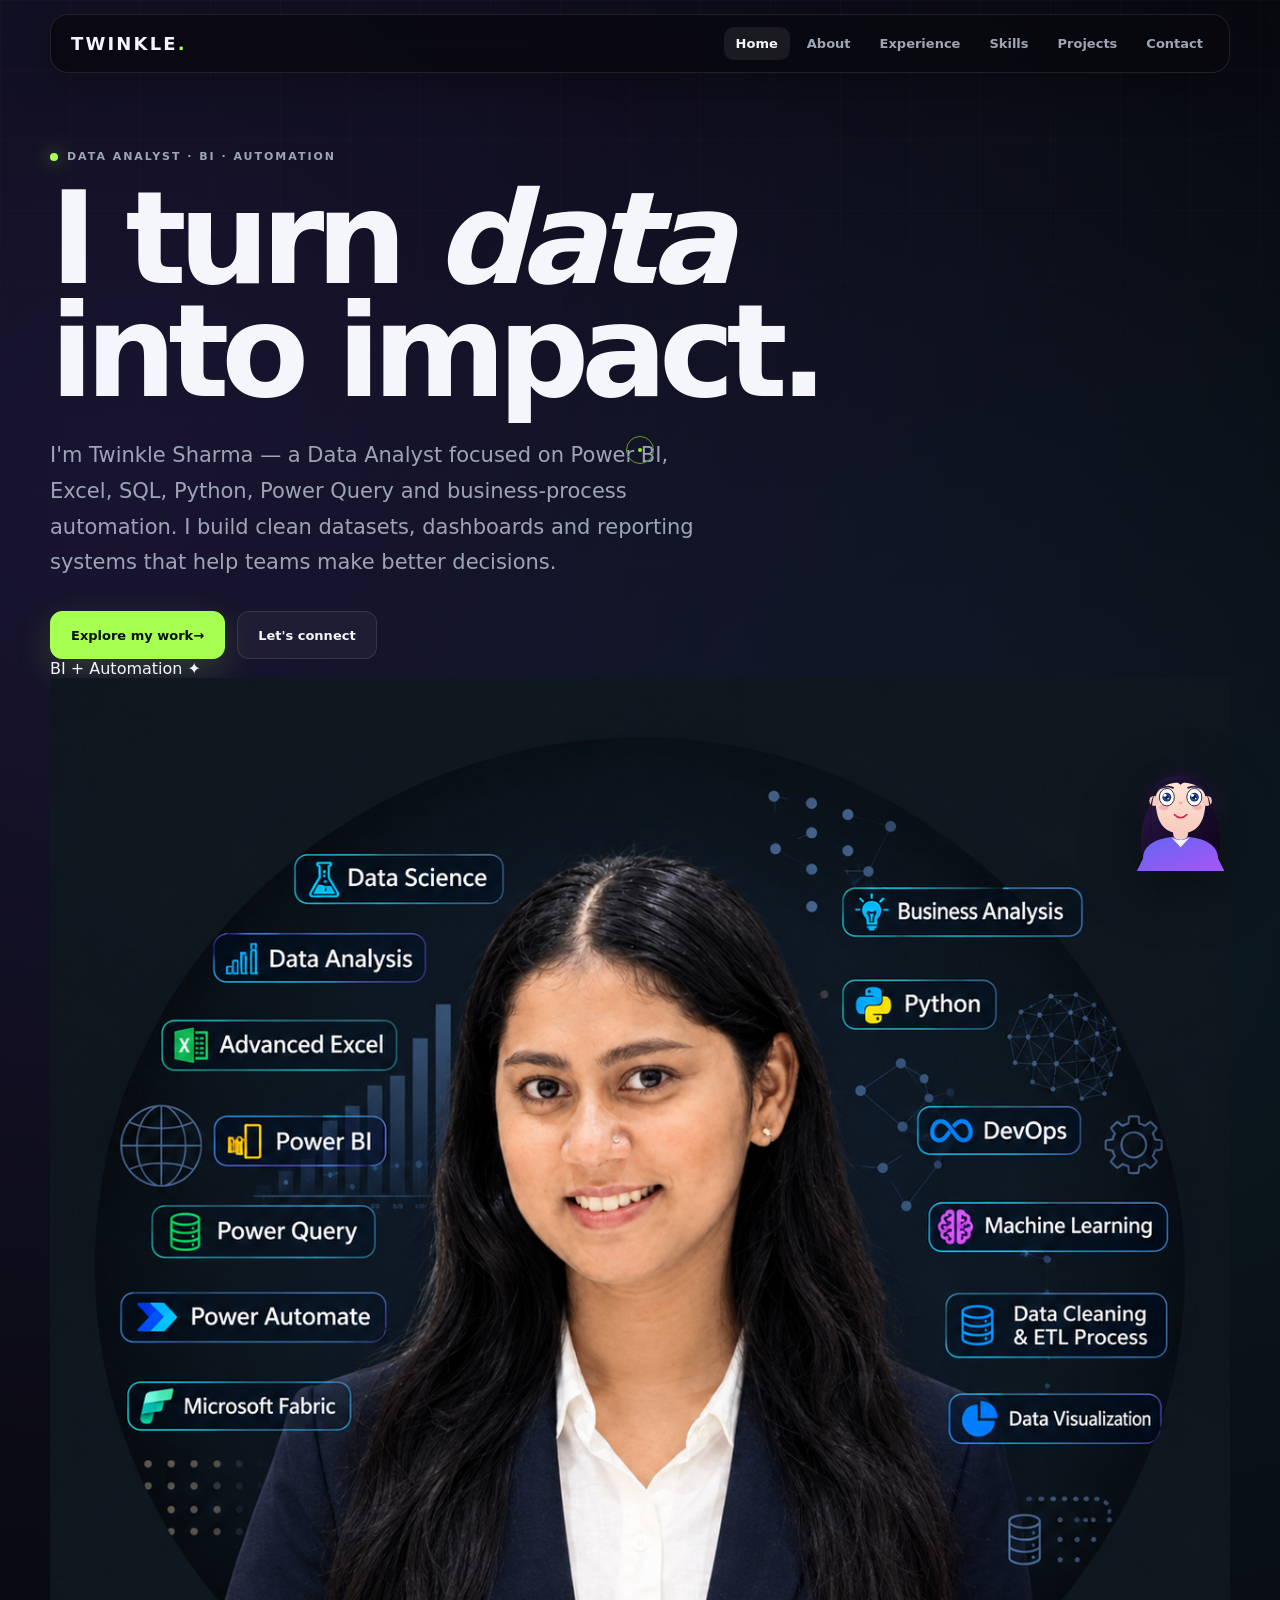
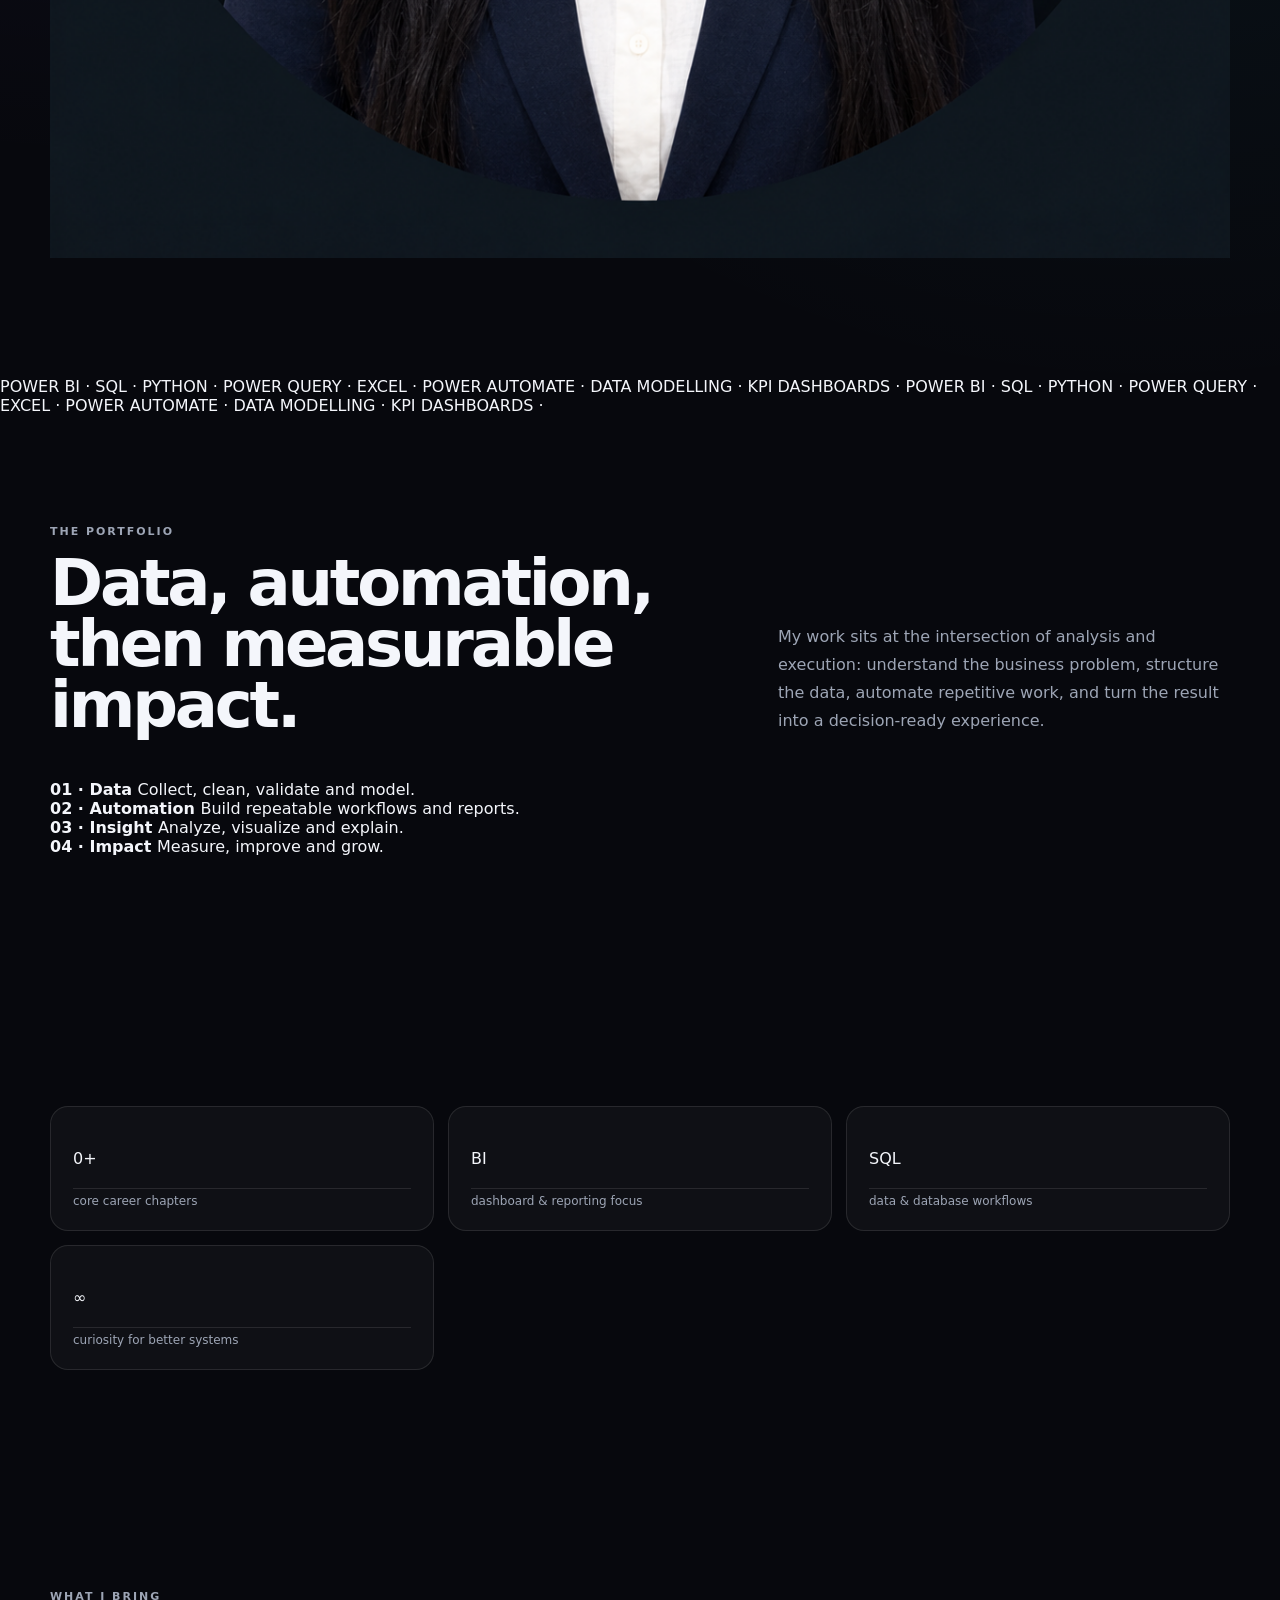
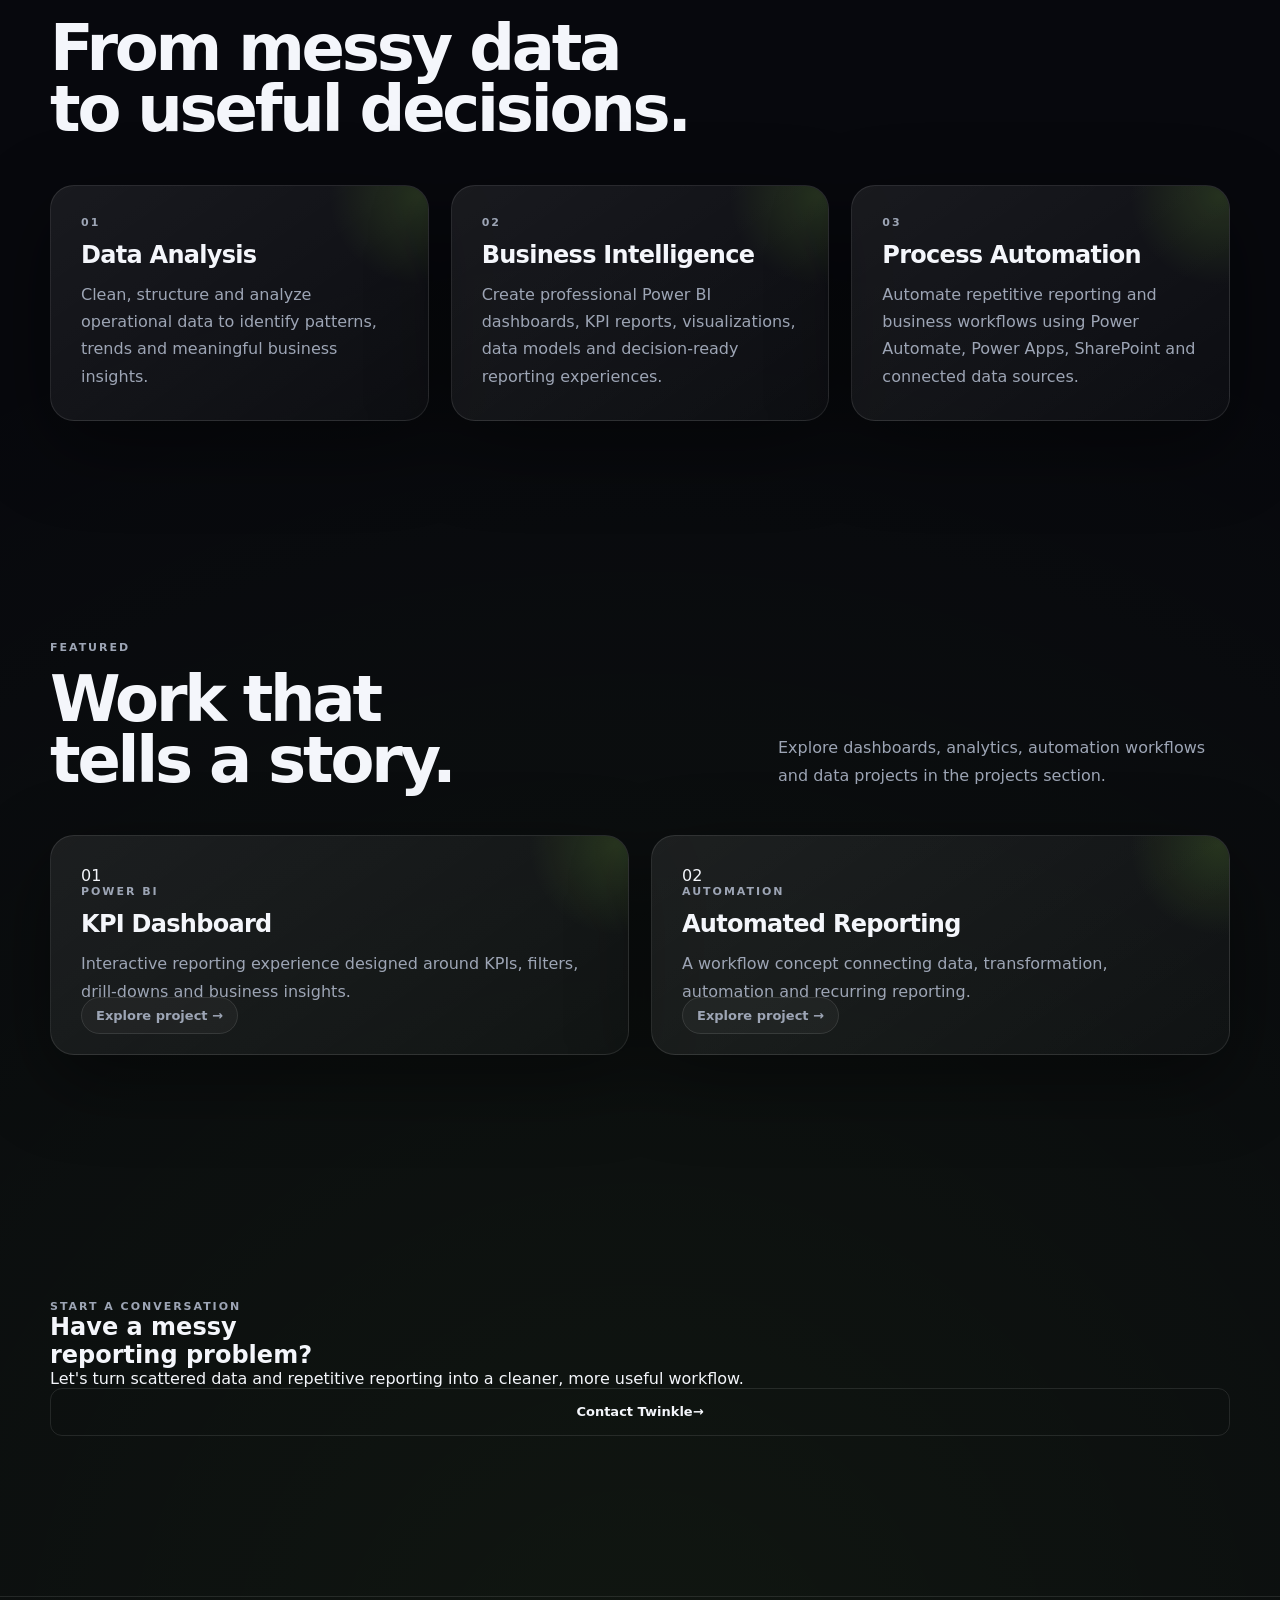
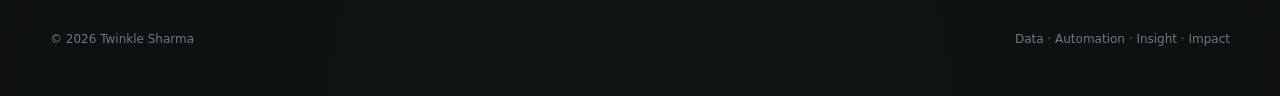
<file: index.html>
<!DOCTYPE html>
<html lang="en">

<head>
    <meta charset="UTF-8">

    <meta name="viewport"
        content="width=device-width, initial-scale=1.0">

    <meta name="description"
        content="Twinkle Sharma — Data Analyst, Business Intelligence, Reporting & Insights">

    <meta name="author"
        content="Twinkle Sharma">

    <title>Twinkle Sharma | Data Analyst</title>

    <!-- Main stylesheet -->
    <link rel="stylesheet" href="assets/styles.css">
</head>


<body>

    <!-- =====================================================
         NAVIGATION
    ====================================================== -->

    <nav class="nav">

        <a href="index.html" class="brand">
            TWINKLE<span>.</span>
        </a>

        <div class="navlinks">

            <a href="index.html" class="active">
                Home
            </a>

            <a href="about.html">
                About
            </a>

            <a href="experience.html">
                Experience
            </a>

            <a href="skills.html">
                Skills
            </a>

            <a href="projects.html">
                Projects
            </a>

            <a href="contact.html">
                Contact
            </a>

        </div>

        <!-- Mobile menu button -->
        <button
            class="menu"
            aria-label="Open navigation menu">

            ☰

        </button>

    </nav>


    <!-- =====================================================
         CUSTOM CURSOR
    ====================================================== -->

    <div class="cursor-ring"></div>


    <!-- =====================================================
         FLOATING ANIMATED GIRL
         Her eyes will follow the user's cursor.
    ====================================================== -->

    <div class="doodle">

        <img
            src="assets/animated-girl.svg"
            alt="Animated portfolio companion">

    </div>


    <!-- =====================================================
         HERO SECTION
    ====================================================== -->

    <main>

        <section class="hero">

            <div class="container hero-grid">


                <!-- =================================================
                     LEFT SIDE — INTRODUCTION
                ================================================== -->

                <div class="reveal">

                    <div class="eyebrow">

                        <span class="dot"></span>

                        Data Analyst · BI · Automation

                    </div>


                    <h1>

                        I turn
                        <em>data</em>

                        <br>

                        into impact.

                    </h1>


                    <p class="lead">

                        I'm Twinkle Sharma — a Data Analyst focused on
                        Power BI, Excel, SQL, Python, Power Query and
                        business-process automation.

                        I build clean datasets, dashboards and reporting
                        systems that help teams make better decisions.

                    </p>


                    <!-- HERO BUTTONS -->

                    <div class="actions">

                        <a
                            href="projects.html"
                            class="btn primary">

                            Explore my work
                            <span>→</span>

                        </a>


                        <a
                            href="contact.html"
                            class="btn ghost">

                            Let's connect

                        </a>

                    </div>

                </div>



                <!-- =================================================
                     RIGHT SIDE — YOUR PHOTO
                ================================================== -->

                <div class="hero-card reveal tilt">


                    <!-- Floating label -->

                    <div class="float one">

                        BI + Automation ✦

                    </div>


                    <!-- Your photograph -->

                    <div class="photo-orb">

                        <img
                            src="assets/twinkle-photo.png"
                            alt="Twinkle Sharma">

                    </div>


                    <!-- Floating location label -->

                    <div class="float two">

                        Ahmedabad · India

                    </div>

                </div>

            </div>

        </section>



        <!-- =====================================================
             TECHNOLOGY MARQUEE
        ====================================================== -->

        <div class="marquee">

            <div class="track">

                POWER BI ·
                SQL ·
                PYTHON ·
                POWER QUERY ·
                EXCEL ·
                POWER AUTOMATE ·
                DATA MODELLING ·
                KPI DASHBOARDS ·

                POWER BI ·
                SQL ·
                PYTHON ·
                POWER QUERY ·
                EXCEL ·
                POWER AUTOMATE ·
                DATA MODELLING ·
                KPI DASHBOARDS ·

            </div>

        </div>



        <!-- =====================================================
             PORTFOLIO INTRODUCTION
        ====================================================== -->

        <section class="section">

            <div class="container">


                <div class="section-head reveal">

                    <div>

                        <div class="eyebrow">

                            The portfolio

                        </div>


                        <h2>

                            Data, automation,
                            <br>
                            then measurable impact.

                        </h2>

                    </div>


                    <p>

                        My work sits at the intersection of analysis
                        and execution: understand the business problem,
                        structure the data, automate repetitive work,
                        and turn the result into a decision-ready
                        experience.

                    </p>

                </div>



                <!-- =================================================
                     DATA → AUTOMATION → INSIGHT → IMPACT
                ================================================== -->

                <div class="process reveal">


                    <div>

                        <strong>

                            01 · Data

                        </strong>

                        <span>

                            Collect, clean, validate and model.

                        </span>

                    </div>


                    <div>

                        <strong>

                            02 · Automation

                        </strong>

                        <span>

                            Build repeatable workflows and reports.

                        </span>

                    </div>


                    <div>

                        <strong>

                            03 · Insight

                        </strong>

                        <span>

                            Analyze, visualize and explain.

                        </span>

                    </div>


                    <div>

                        <strong>

                            04 · Impact

                        </strong>

                        <span>

                            Measure, improve and grow.

                        </span>

                    </div>


                </div>

            </div>

        </section>



        <!-- =====================================================
             QUICK STATS
        ====================================================== -->

        <section class="section">

            <div class="container">

                <div class="stat-row reveal">


                    <!-- STAT 1 -->

                    <div class="stat">

                        <div
                            class="metric"
                            data-count="3">

                            0+

                        </div>

                        <span>

                            core career chapters

                        </span>

                    </div>



                    <!-- STAT 2 -->

                    <div class="stat">

                        <div class="metric">

                            BI

                        </div>

                        <span>

                            dashboard & reporting focus

                        </span>

                    </div>



                    <!-- STAT 3 -->

                    <div class="stat">

                        <div class="metric">

                            SQL

                        </div>

                        <span>

                            data & database workflows

                        </span>

                    </div>



                    <!-- STAT 4 -->

                    <div class="stat">

                        <div class="metric">

                            ∞

                        </div>

                        <span>

                            curiosity for better systems

                        </span>

                    </div>


                </div>

            </div>

        </section>



        <!-- =====================================================
             WHAT I CAN DO
        ====================================================== -->

        <section class="section">

            <div class="container">


                <div class="section-head reveal">

                    <div>

                        <div class="eyebrow">

                            What I bring

                        </div>

                        <h2>

                            From messy data
                            <br>
                            to useful decisions.

                        </h2>

                    </div>

                </div>



                <div class="grid-3">


                    <!-- CARD 1 -->

                    <div class="card reveal tilt">

                        <div class="eyebrow">

                            01

                        </div>

                        <h3>

                            Data Analysis

                        </h3>

                        <p>

                            Clean, structure and analyze operational
                            data to identify patterns, trends and
                            meaningful business insights.

                        </p>

                    </div>



                    <!-- CARD 2 -->

                    <div class="card reveal tilt">

                        <div class="eyebrow">

                            02

                        </div>

                        <h3>

                            Business Intelligence

                        </h3>

                        <p>

                            Create professional Power BI dashboards,
                            KPI reports, visualizations, data models
                            and decision-ready reporting experiences.

                        </p>

                    </div>



                    <!-- CARD 3 -->

                    <div class="card reveal tilt">

                        <div class="eyebrow">

                            03

                        </div>

                        <h3>

                            Process Automation

                        </h3>

                        <p>

                            Automate repetitive reporting and business
                            workflows using Power Automate, Power Apps,
                            SharePoint and connected data sources.

                        </p>

                    </div>



                </div>

            </div>

        </section>



        <!-- =====================================================
             FEATURED WORK
        ====================================================== -->

        <section class="section">

            <div class="container">


                <div class="section-head reveal">

                    <div>

                        <div class="eyebrow">

                            Featured

                        </div>

                        <h2>

                            Work that
                            <br>
                            tells a story.

                        </h2>

                    </div>


                    <p>

                        Explore dashboards, analytics, automation
                        workflows and data projects in the projects
                        section.

                    </p>

                </div>



                <div class="grid-2">


                    <!-- PROJECT CARD 1 -->

                    <a
                        href="projects.html"
                        class="card project reveal tilt">


                        <div>

                            <div class="index">

                                01

                            </div>


                            <div class="eyebrow">

                                POWER BI

                            </div>


                            <h3>

                                KPI Dashboard

                            </h3>


                            <p>

                                Interactive reporting experience
                                designed around KPIs, filters,
                                drill-downs and business insights.

                            </p>

                        </div>


                        <span class="tag">

                            Explore project →

                        </span>

                    </a>



                    <!-- PROJECT CARD 2 -->

                    <a
                        href="projects.html"
                        class="card project reveal tilt">


                        <div>

                            <div class="index">

                                02

                            </div>


                            <div class="eyebrow">

                                AUTOMATION

                            </div>


                            <h3>

                                Automated Reporting

                            </h3>


                            <p>

                                A workflow concept connecting data,
                                transformation, automation and
                                recurring reporting.

                            </p>

                        </div>


                        <span class="tag">

                            Explore project →

                        </span>

                    </a>


                </div>

            </div>

        </section>



        <!-- =====================================================
             FINAL CALL TO ACTION
        ====================================================== -->

        <section class="section">

            <div class="container">

                <div class="contact reveal">


                    <div class="eyebrow">

                        Start a conversation

                    </div>


                    <h2>

                        Have a messy
                        <br>
                        reporting problem?

                    </h2>


                    <p>

                        Let's turn scattered data and repetitive
                        reporting into a cleaner, more useful
                        workflow.

                    </p>


                    <a
                        href="contact.html"
                        class="btn">

                        Contact Twinkle
                        <span>→</span>

                    </a>

                </div>

            </div>

        </section>

    </main>



    <!-- =====================================================
         FOOTER
    ====================================================== -->

    <footer>

        <div class="container"
            style="
                display:flex;
                justify-content:space-between;
                gap:20px;
                flex-wrap:wrap;
            ">

            <span>

                © 2026 Twinkle Sharma

            </span>


            <span>

                Data · Automation · Insight · Impact

            </span>

        </div>

    </footer>



    <!-- =====================================================
         JAVASCRIPT
    ====================================================== -->

    <script src="assets/script.js"></script>

</body>

</html>
</file>
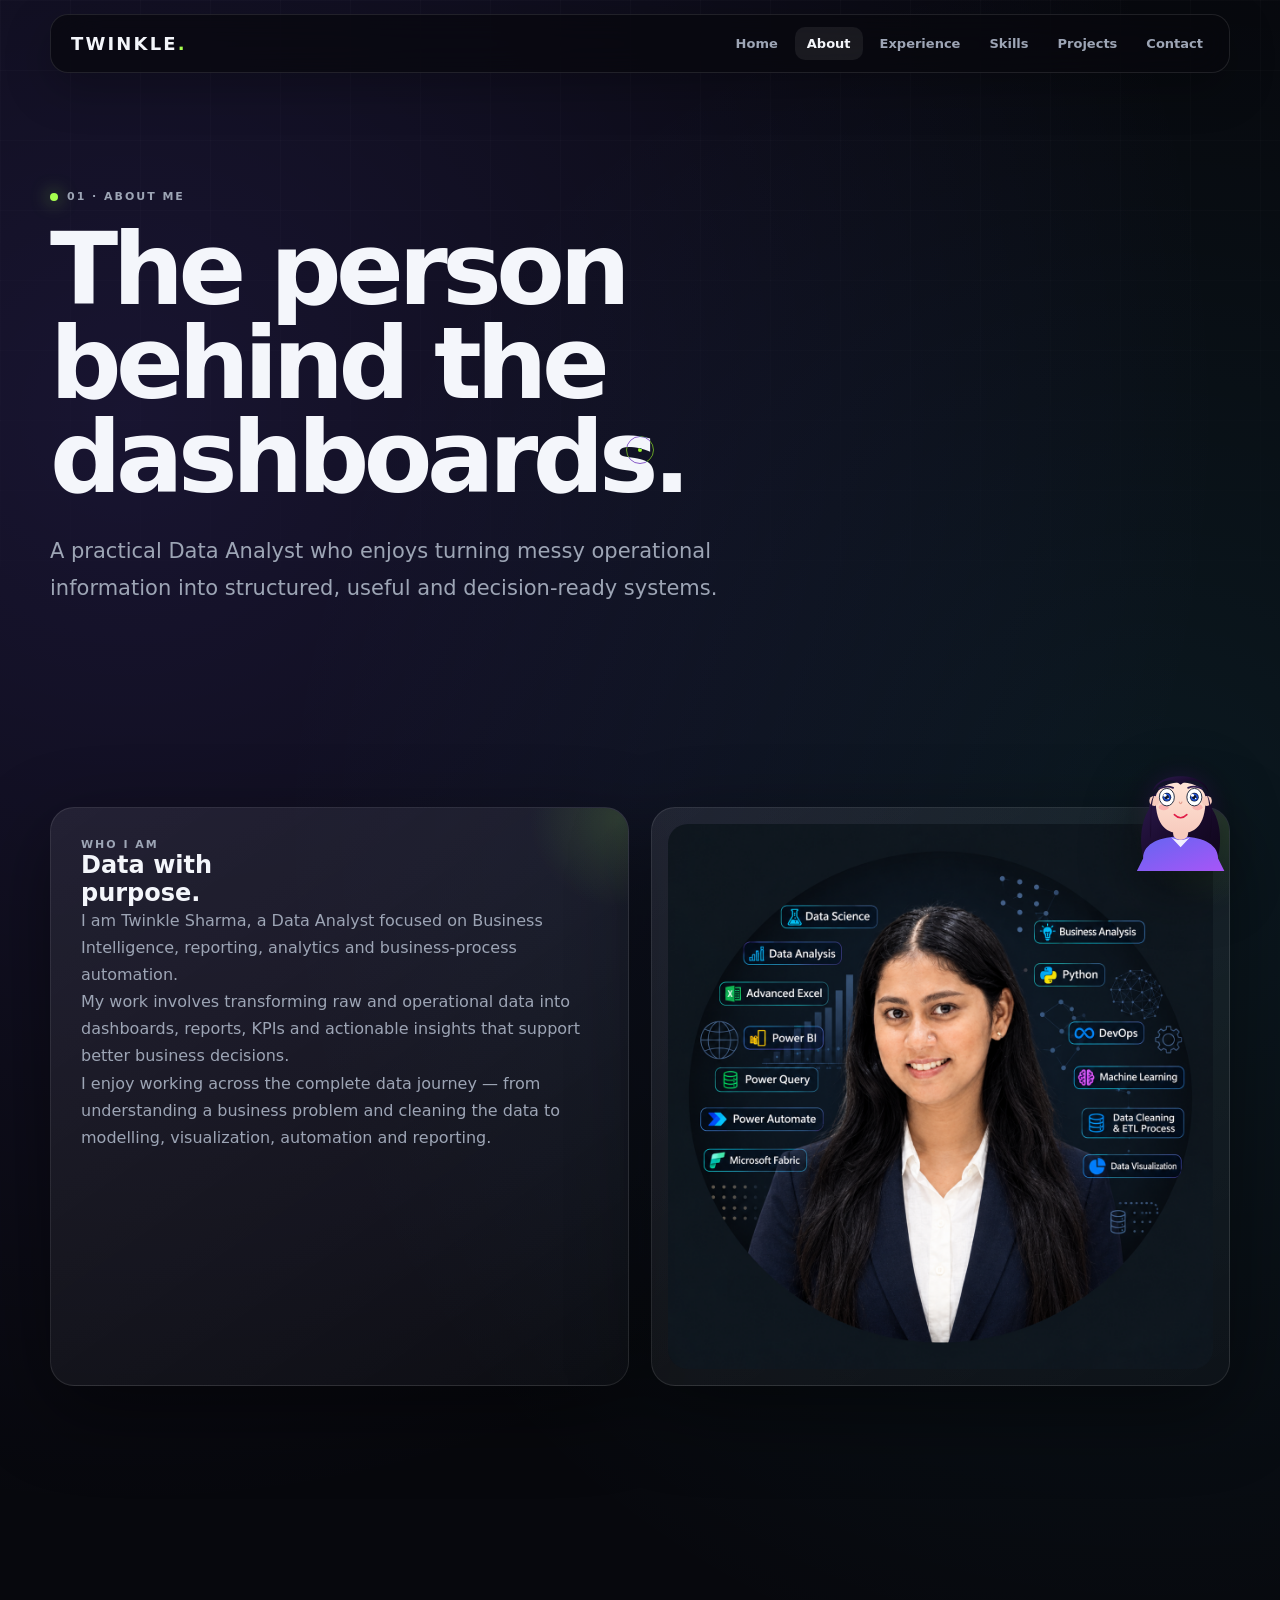
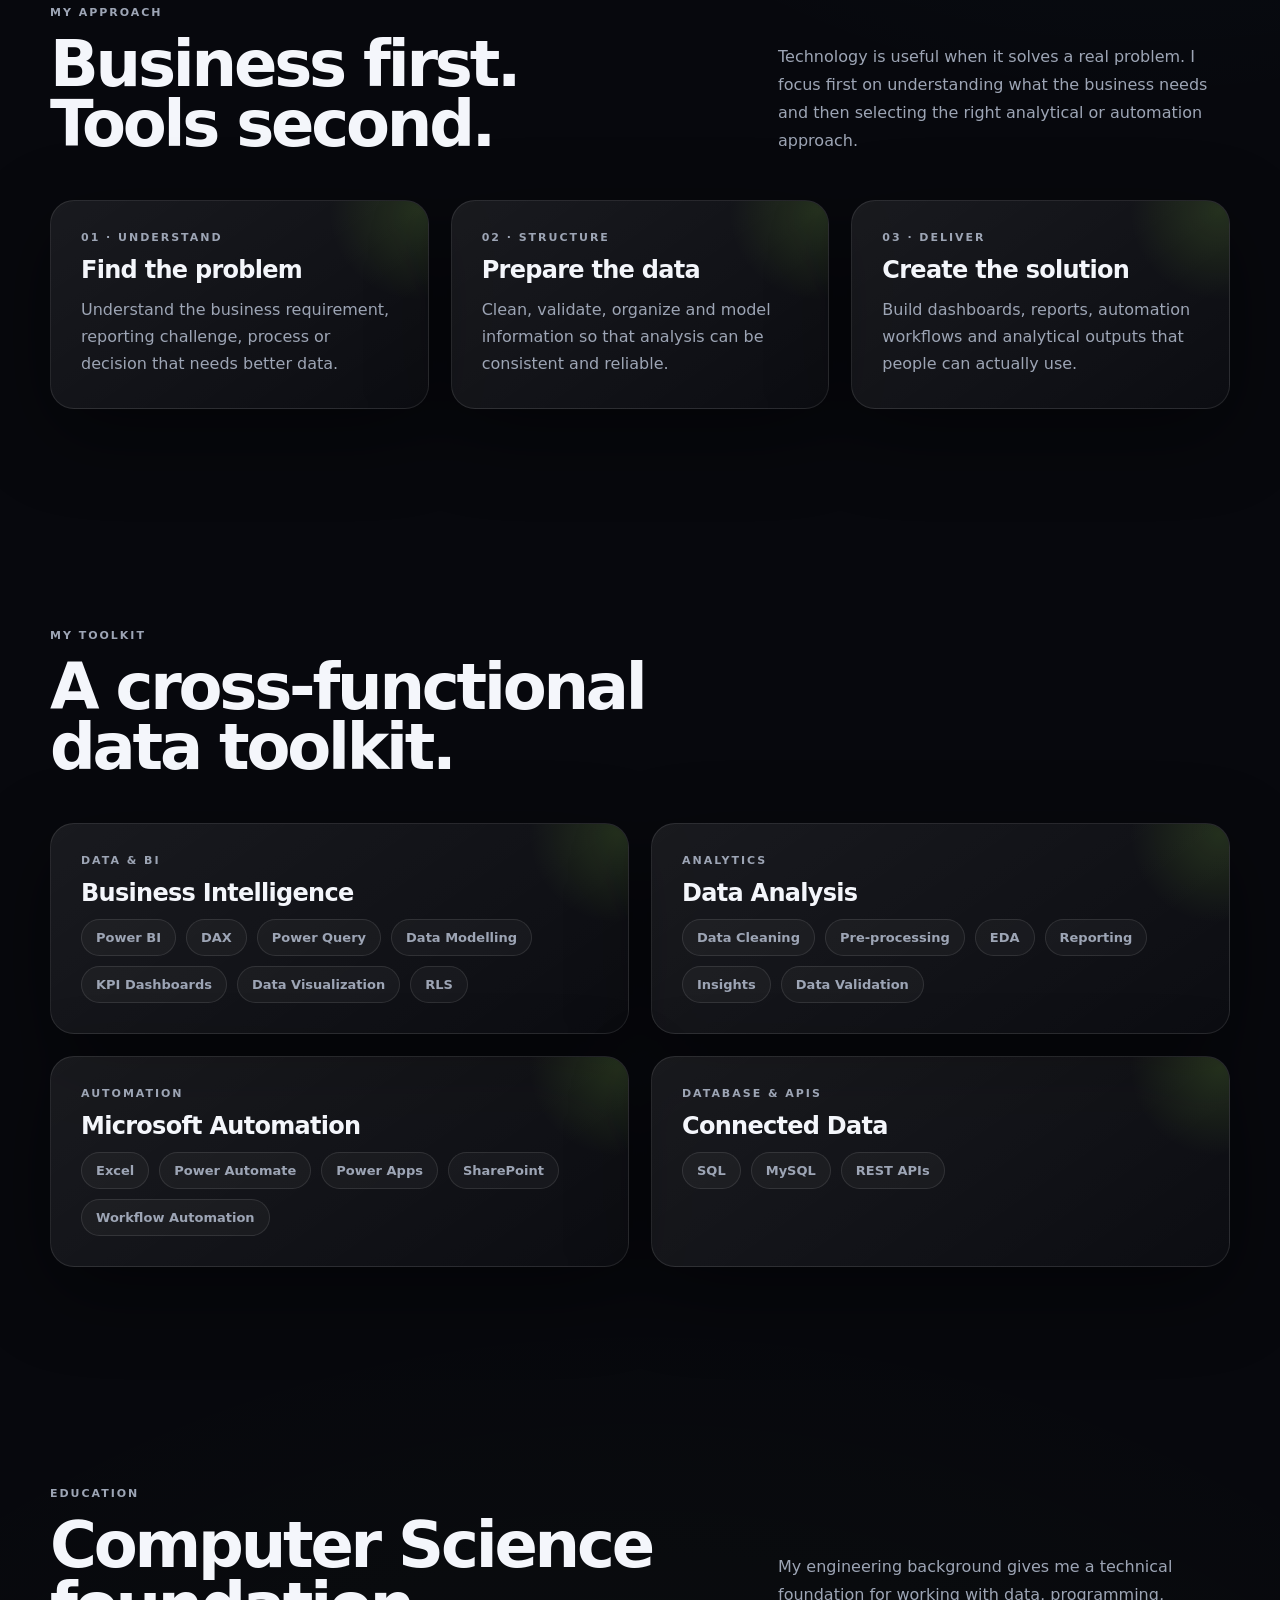
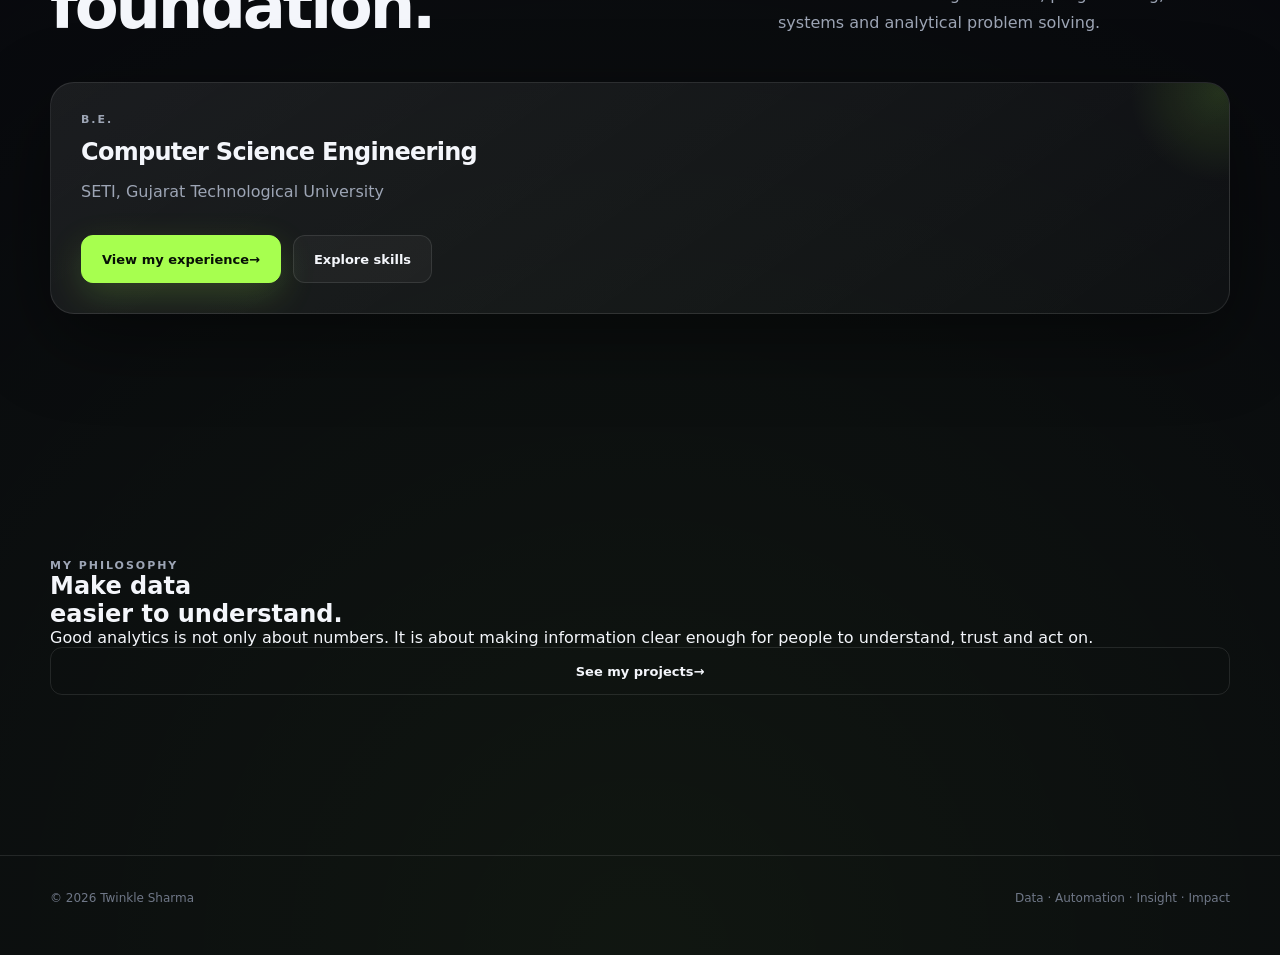
<file: about.html>
<!DOCTYPE html>
<html lang="en">

<head>

    <meta charset="UTF-8">

    <meta name="viewport"
          content="width=device-width, initial-scale=1.0">

    <meta name="description"
          content="About Twinkle Sharma — Data Analyst, Business Intelligence and Automation">

    <meta name="author"
          content="Twinkle Sharma">

    <title>About Me | Twinkle Sharma</title>

    <!-- Main website stylesheet -->
    <link rel="stylesheet" href="assets/styles.css">

</head>


<body>


    <!-- =====================================================
         NAVIGATION
    ====================================================== -->

    <nav class="nav">

        <!-- Logo -->

        <a href="index.html" class="brand">

            TWINKLE<span>.</span>

        </a>


        <!-- Navigation links -->

        <div class="navlinks">

            <a href="index.html">
                Home
            </a>

            <a href="about.html" class="active">
                About
            </a>

            <a href="experience.html">
                Experience
            </a>

            <a href="skills.html">
                Skills
            </a>

            <a href="projects.html">
                Projects
            </a>

            <a href="contact.html">
                Contact
            </a>

        </div>


        <!-- Mobile menu -->

        <button
            class="menu"
            aria-label="Open navigation menu">

            ☰

        </button>

    </nav>



    <!-- =====================================================
         CUSTOM CURSOR
    ====================================================== -->

    <div class="cursor-ring"></div>



    <!-- =====================================================
         FLOATING ANIMATED GIRL
    ====================================================== -->

    <div class="doodle">

        <img
            src="assets/animated-girl.svg"
            alt="Animated portfolio companion">

    </div>



    <!-- =====================================================
         PAGE HERO
    ====================================================== -->

    <main>


        <section class="page-hero">

            <div class="container reveal">


                <div class="eyebrow">

                    <span class="dot"></span>

                    01 · About Me

                </div>


                <h1>

                    The person
                    <br>
                    behind the dashboards.

                </h1>


                <p class="lead">

                    A practical Data Analyst who enjoys turning
                    messy operational information into structured,
                    useful and decision-ready systems.

                </p>


            </div>

        </section>



        <!-- =====================================================
             INTRODUCTION
        ====================================================== -->

        <section class="section">

            <div class="container grid-2">


                <!-- LEFT — ABOUT -->

                <div class="card reveal">


                    <div class="eyebrow">

                        Who I am

                    </div>


                    <h2>

                        Data with
                        <br>
                        purpose.

                    </h2>


                    <p>

                        I am Twinkle Sharma, a Data Analyst focused
                        on Business Intelligence, reporting,
                        analytics and business-process automation.

                    </p>


                    <p>

                        My work involves transforming raw and
                        operational data into dashboards, reports,
                        KPIs and actionable insights that support
                        better business decisions.

                    </p>


                    <p>

                        I enjoy working across the complete data
                        journey — from understanding a business
                        problem and cleaning the data to modelling,
                        visualization, automation and reporting.

                    </p>


                </div>



                <!-- RIGHT — PHOTO -->

                <div class="card reveal tilt"
                     style="padding:16px;">

                    <div
                        style="
                            overflow:hidden;
                            border-radius:20px;
                            height:100%;
                            min-height:420px;
                        ">

                        <img
                            src="assets/twinkle-photo.png"
                            alt="Twinkle Sharma"
                            style="
                                width:100%;
                                height:100%;
                                object-fit:cover;
                                object-position:center;
                            ">

                    </div>

                </div>


            </div>

        </section>



        <!-- =====================================================
             MY APPROACH
        ====================================================== -->

        <section class="section">

            <div class="container">


                <div class="section-head reveal">


                    <div>

                        <div class="eyebrow">

                            My approach

                        </div>


                        <h2>

                            Business first.
                            <br>
                            Tools second.

                        </h2>

                    </div>


                    <p>

                        Technology is useful when it solves a real
                        problem. I focus first on understanding what
                        the business needs and then selecting the
                        right analytical or automation approach.

                    </p>


                </div>



                <div class="grid-3">


                    <!-- STEP 1 -->

                    <div class="card reveal tilt">

                        <div class="eyebrow">

                            01 · Understand

                        </div>


                        <h3>

                            Find the problem

                        </h3>


                        <p>

                            Understand the business requirement,
                            reporting challenge, process or decision
                            that needs better data.

                        </p>

                    </div>



                    <!-- STEP 2 -->

                    <div class="card reveal tilt">

                        <div class="eyebrow">

                            02 · Structure

                        </div>


                        <h3>

                            Prepare the data

                        </h3>


                        <p>

                            Clean, validate, organize and model
                            information so that analysis can be
                            consistent and reliable.

                        </p>

                    </div>



                    <!-- STEP 3 -->

                    <div class="card reveal tilt">

                        <div class="eyebrow">

                            03 · Deliver

                        </div>


                        <h3>

                            Create the solution

                        </h3>


                        <p>

                            Build dashboards, reports, automation
                            workflows and analytical outputs that
                            people can actually use.

                        </p>

                    </div>


                </div>

            </div>

        </section>



        <!-- =====================================================
             WHAT I WORK WITH
        ====================================================== -->

        <section class="section">

            <div class="container">


                <div class="section-head reveal">


                    <div>

                        <div class="eyebrow">

                            My toolkit

                        </div>


                        <h2>

                            A cross-functional
                            <br>
                            data toolkit.

                        </h2>

                    </div>


                </div>



                <div class="grid-2">


                    <!-- DATA & BI -->

                    <div class="card reveal">


                        <div class="eyebrow">

                            DATA & BI

                        </div>


                        <h3>

                            Business Intelligence

                        </h3>


                        <div class="skill-cloud">

                            <span class="tag">
                                Power BI
                            </span>

                            <span class="tag">
                                DAX
                            </span>

                            <span class="tag">
                                Power Query
                            </span>

                            <span class="tag">
                                Data Modelling
                            </span>

                            <span class="tag">
                                KPI Dashboards
                            </span>

                            <span class="tag">
                                Data Visualization
                            </span>

                            <span class="tag">
                                RLS
                            </span>

                        </div>

                    </div>



                    <!-- ANALYTICS -->

                    <div class="card reveal">


                        <div class="eyebrow">

                            ANALYTICS

                        </div>


                        <h3>

                            Data Analysis

                        </h3>


                        <div class="skill-cloud">

                            <span class="tag">
                                Data Cleaning
                            </span>

                            <span class="tag">
                                Pre-processing
                            </span>

                            <span class="tag">
                                EDA
                            </span>

                            <span class="tag">
                                Reporting
                            </span>

                            <span class="tag">
                                Insights
                            </span>

                            <span class="tag">
                                Data Validation
                            </span>

                        </div>

                    </div>



                    <!-- AUTOMATION -->

                    <div class="card reveal">


                        <div class="eyebrow">

                            AUTOMATION

                        </div>


                        <h3>

                            Microsoft Automation

                        </h3>


                        <div class="skill-cloud">

                            <span class="tag">
                                Excel
                            </span>

                            <span class="tag">
                                Power Automate
                            </span>

                            <span class="tag">
                                Power Apps
                            </span>

                            <span class="tag">
                                SharePoint
                            </span>

                            <span class="tag">
                                Workflow Automation
                            </span>

                        </div>

                    </div>



                    <!-- DATABASE -->

                    <div class="card reveal">


                        <div class="eyebrow">

                            DATABASE & APIs

                        </div>


                        <h3>

                            Connected Data

                        </h3>


                        <div class="skill-cloud">

                            <span class="tag">
                                SQL
                            </span>

                            <span class="tag">
                                MySQL
                            </span>

                            <span class="tag">
                                REST APIs
                            </span>

                        </div>

                    </div>


                </div>

            </div>

        </section>



        <!-- =====================================================
             EDUCATION
        ====================================================== -->

        <section class="section">

            <div class="container">


                <div class="section-head reveal">


                    <div>

                        <div class="eyebrow">

                            Education

                        </div>


                        <h2>

                            Computer Science
                            <br>
                            foundation.

                        </h2>

                    </div>


                    <p>

                        My engineering background gives me a
                        technical foundation for working with
                        data, programming, systems and analytical
                        problem solving.

                    </p>


                </div>



                <div class="card reveal tilt">


                    <div class="eyebrow">

                        B.E.

                    </div>


                    <h3>

                        Computer Science Engineering

                    </h3>


                    <p>

                        SETI, Gujarat Technological University

                    </p>


                    <div class="actions">

                        <a
                            href="experience.html"
                            class="btn primary">

                            View my experience
                            <span>→</span>

                        </a>


                        <a
                            href="skills.html"
                            class="btn ghost">

                            Explore skills

                        </a>

                    </div>


                </div>

            </div>

        </section>



        <!-- =====================================================
             PERSONAL WORKING PHILOSOPHY
        ====================================================== -->

        <section class="section">

            <div class="container">


                <div class="contact reveal">


                    <div class="eyebrow">

                        My philosophy

                    </div>


                    <h2>

                        Make data
                        <br>
                        easier to understand.

                    </h2>


                    <p>

                        Good analytics is not only about numbers.
                        It is about making information clear enough
                        for people to understand, trust and act on.

                    </p>


                    <a
                        href="projects.html"
                        class="btn">

                        See my projects
                        <span>→</span>

                    </a>


                </div>

            </div>

        </section>


    </main>



    <!-- =====================================================
         FOOTER
    ====================================================== -->

    <footer>

        <div
            class="container"
            style="
                display:flex;
                justify-content:space-between;
                gap:20px;
                flex-wrap:wrap;
            ">

            <span>

                © 2026 Twinkle Sharma

            </span>


            <span>

                Data · Automation · Insight · Impact

            </span>

        </div>

    </footer>



    <!-- =====================================================
         JAVASCRIPT
    ====================================================== -->

    <script src="assets/script.js"></script>


</body>

</html>
</file>
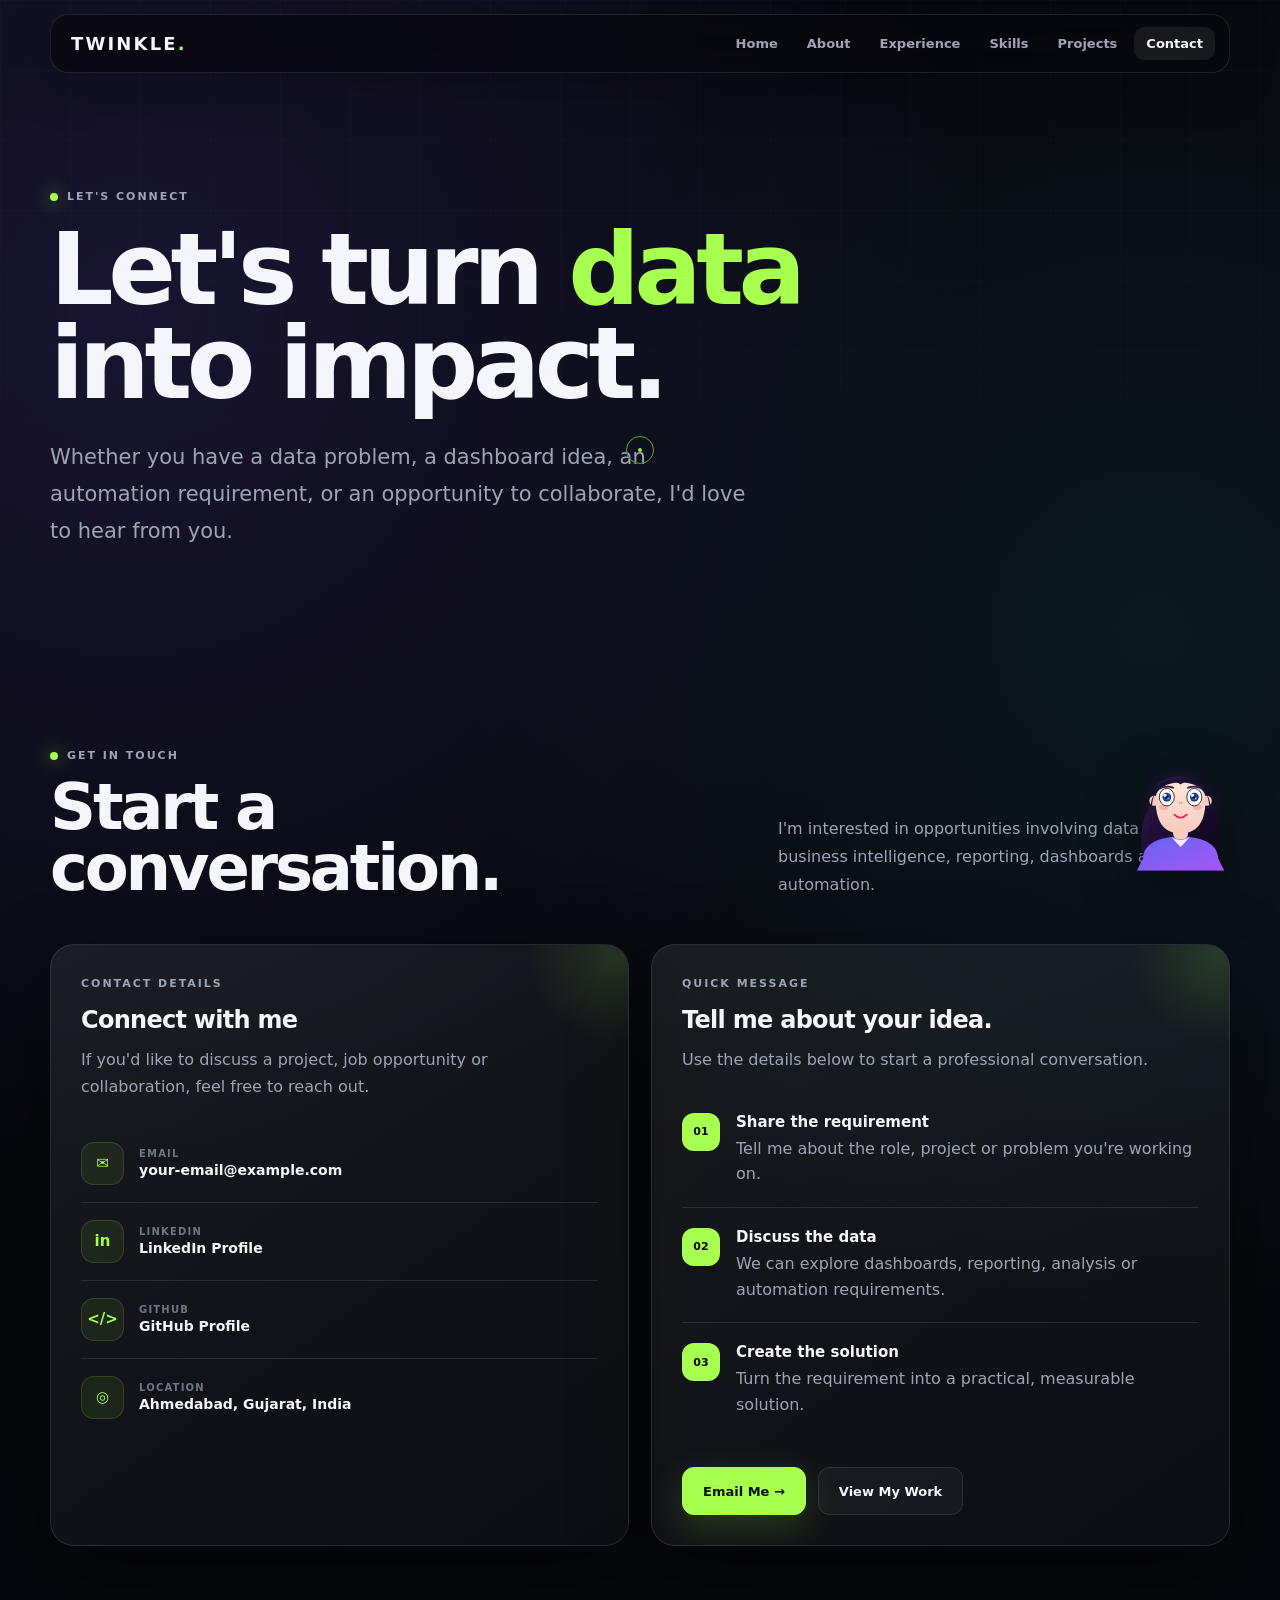
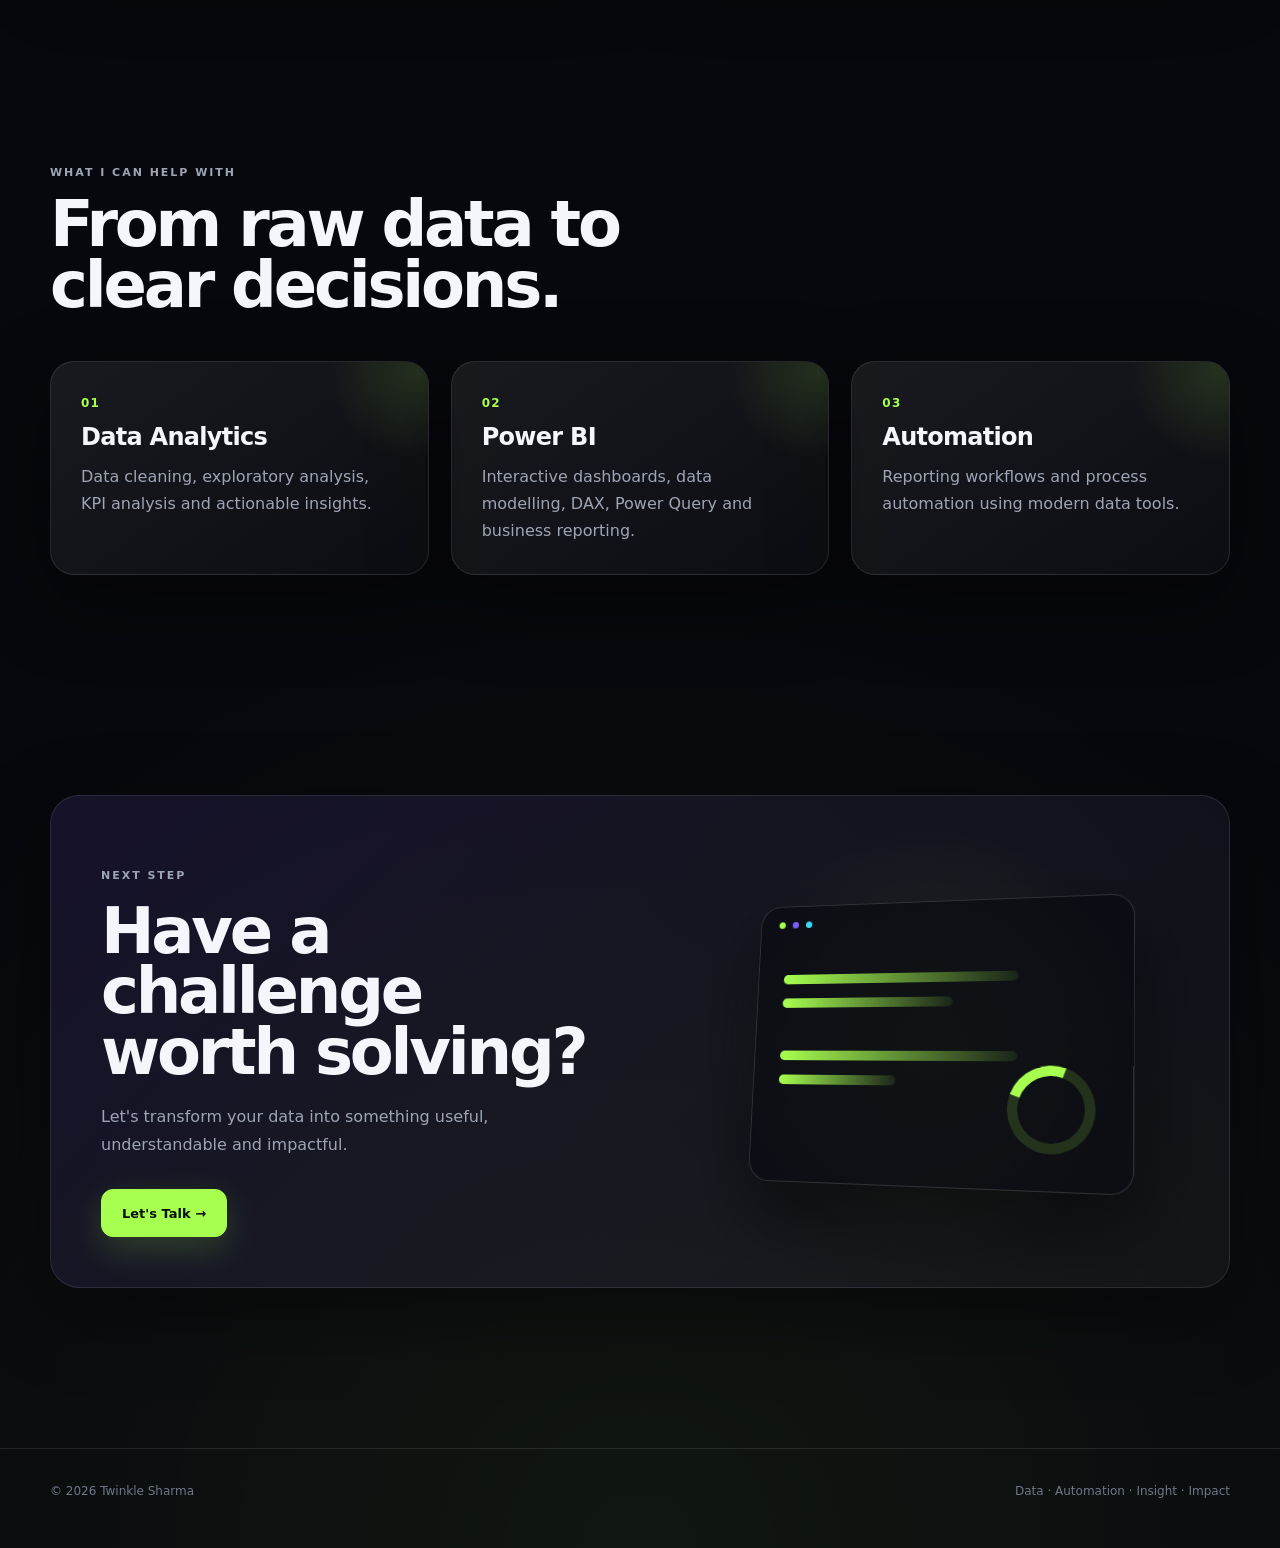
<file: contact.html>
<!DOCTYPE html>
<html lang="en">
<head>
    <meta charset="UTF-8">
    <meta name="viewport" content="width=device-width, initial-scale=1.0">

    <title>Contact | Twinkle Sharma</title>

    <meta
        name="description"
        content="Contact Twinkle Sharma for data analytics, business intelligence, reporting and automation opportunities."
    >

    <link rel="stylesheet" href="assets/styles.css">
</head>

<body>

    <!-- Custom Cursor -->
    <div class="cursor-ring"></div>

    <!-- Animated Girl -->
    <div class="doodle">
        <img
            src="assets/animated-girl.svg"
            alt="Animated portfolio companion"
        >
    </div>


    <!-- Navigation -->
    <nav class="nav">

        <a href="index.html" class="brand">
            TWINKLE<span>.</span>
        </a>

        <div class="navlinks">

            <a href="index.html">Home</a>

            <a href="about.html">About</a>

            <a href="experience.html">Experience</a>

            <a href="skills.html">Skills</a>

            <a href="projects.html">Projects</a>

            <a href="contact.html" class="active">Contact</a>

        </div>

        <button
            class="menu"
            aria-label="Open navigation menu"
        >
            ☰
        </button>

    </nav>


    <!-- Main Content -->
    <main>


        <!-- Page Hero -->
        <section class="page-hero">

            <div class="container reveal">

                <p class="eyebrow">
                    <span class="dot"></span>
                    LET'S CONNECT
                </p>

                <h1>
                    Let's turn
                    <span class="accent">data</span>
                    into impact.
                </h1>

                <p class="lead">
                    Whether you have a data problem, a dashboard idea,
                    an automation requirement, or an opportunity to
                    collaborate, I'd love to hear from you.
                </p>

            </div>

        </section>



        <!-- Contact Section -->
        <section class="section">

            <div class="container">

                <div class="section-head reveal">

                    <div>
                        <p class="eyebrow">
                            <span class="dot"></span>
                            GET IN TOUCH
                        </p>

                        <h2>
                            Start a conversation.
                        </h2>
                    </div>

                    <p>
                        I'm interested in opportunities involving
                        data analysis, business intelligence,
                        reporting, dashboards and automation.
                    </p>

                </div>



                <div class="grid-2">


                    <!-- Contact Information -->
                    <div class="card tilt reveal">

                        <p class="eyebrow">
                            CONTACT DETAILS
                        </p>

                        <h3>
                            Connect with me
                        </h3>

                        <p>
                            If you'd like to discuss a project,
                            job opportunity or collaboration,
                            feel free to reach out.
                        </p>


                        <div class="contact">


                            <!-- Email -->
                            <a
                                href="mailto:your-email@example.com"
                                class="contact-item"
                            >

                                <span class="contact-icon">
                                    ✉
                                </span>

                                <span>
                                    <small>Email</small>
                                    <strong>
                                        your-email@example.com
                                    </strong>
                                </span>

                            </a>



                            <!-- LinkedIn -->
                            <a
                                href="#"
                                class="contact-item"
                                target="_blank"
                                rel="noopener noreferrer"
                            >

                                <span class="contact-icon">
                                    in
                                </span>

                                <span>
                                    <small>LinkedIn</small>
                                    <strong>
                                        LinkedIn Profile
                                    </strong>
                                </span>

                            </a>



                            <!-- GitHub -->
                            <a
                                href="#"
                                class="contact-item"
                                target="_blank"
                                rel="noopener noreferrer"
                            >

                                <span class="contact-icon">
                                    &lt;/&gt;
                                </span>

                                <span>
                                    <small>GitHub</small>
                                    <strong>
                                        GitHub Profile
                                    </strong>
                                </span>

                            </a>



                            <!-- Location -->
                            <div class="contact-item">

                                <span class="contact-icon">
                                    ◎
                                </span>

                                <span>
                                    <small>Location</small>
                                    <strong>
                                        Ahmedabad, Gujarat, India
                                    </strong>
                                </span>

                            </div>


                        </div>

                    </div>



                    <!-- Message Card -->
                    <div class="card reveal">

                        <p class="eyebrow">
                            QUICK MESSAGE
                        </p>

                        <h3>
                            Tell me about your idea.
                        </h3>

                        <p>
                            Use the details below to start a
                            professional conversation.
                        </p>


                        <div class="process">


                            <div class="metric">

                                <span class="metric-number">
                                    01
                                </span>

                                <div>
                                    <strong>
                                        Share the requirement
                                    </strong>

                                    <p>
                                        Tell me about the role,
                                        project or problem you're
                                        working on.
                                    </p>
                                </div>

                            </div>



                            <div class="metric">

                                <span class="metric-number">
                                    02
                                </span>

                                <div>
                                    <strong>
                                        Discuss the data
                                    </strong>

                                    <p>
                                        We can explore dashboards,
                                        reporting, analysis or
                                        automation requirements.
                                    </p>
                                </div>

                            </div>



                            <div class="metric">

                                <span class="metric-number">
                                    03
                                </span>

                                <div>
                                    <strong>
                                        Create the solution
                                    </strong>

                                    <p>
                                        Turn the requirement into
                                        a practical, measurable
                                        solution.
                                    </p>
                                </div>

                            </div>


                        </div>


                        <div class="actions">

                            <a
                                href="mailto:your-email@example.com"
                                class="btn primary"
                            >
                                Email Me →
                            </a>

                            <a
                                href="projects.html"
                                class="btn ghost"
                            >
                                View My Work
                            </a>

                        </div>

                    </div>

                </div>

            </div>

        </section>



        <!-- What I Can Help With -->
        <section class="section">

            <div class="container">

                <div class="section-head reveal">

                    <div>

                        <p class="eyebrow">
                            WHAT I CAN HELP WITH
                        </p>

                        <h2>
                            From raw data to clear decisions.
                        </h2>

                    </div>

                </div>


                <div class="grid-3">


                    <div class="card tilt reveal">

                        <span class="card-number">
                            01
                        </span>

                        <h3>
                            Data Analytics
                        </h3>

                        <p>
                            Data cleaning, exploratory analysis,
                            KPI analysis and actionable insights.
                        </p>

                    </div>



                    <div class="card tilt reveal">

                        <span class="card-number">
                            02
                        </span>

                        <h3>
                            Power BI
                        </h3>

                        <p>
                            Interactive dashboards, data modelling,
                            DAX, Power Query and business reporting.
                        </p>

                    </div>



                    <div class="card tilt reveal">

                        <span class="card-number">
                            03
                        </span>

                        <h3>
                            Automation
                        </h3>

                        <p>
                            Reporting workflows and process
                            automation using modern data tools.
                        </p>

                    </div>


                </div>

            </div>

        </section>



        <!-- Final CTA -->
        <section class="section">

            <div class="container">

                <div class="case-study reveal">

                    <div class="case-content">

                        <p class="eyebrow">
                            NEXT STEP
                        </p>

                        <h2>
                            Have a challenge
                            worth solving?
                        </h2>

                        <p>
                            Let's transform your data into
                            something useful, understandable
                            and impactful.
                        </p>

                        <div class="actions">

                            <a
                                href="mailto:your-email@example.com"
                                class="btn primary"
                            >
                                Let's Talk →
                            </a>

                        </div>

                    </div>


                    <div class="case-visual">

                        <div class="mini-dashboard">

                            <div class="mini-bar"></div>

                            <div class="mini-bar short"></div>

                            <div class="mini-bar"></div>

                            <div class="mini-bar tiny"></div>

                            <div class="mini-circle"></div>

                        </div>

                    </div>

                </div>

            </div>

        </section>

    </main>



    <!-- Footer -->
    <footer>

        <div
            class="container"
            style="
                display:flex;
                justify-content:space-between;
                gap:20px;
                flex-wrap:wrap;
            "
        >

            <span>
                © 2026 Twinkle Sharma
            </span>

            <span>
                Data · Automation · Insight · Impact
            </span>

        </div>

    </footer>



    <!-- JavaScript -->
    <script src="assets/script.js"></script>

</body>
</html>
</file>
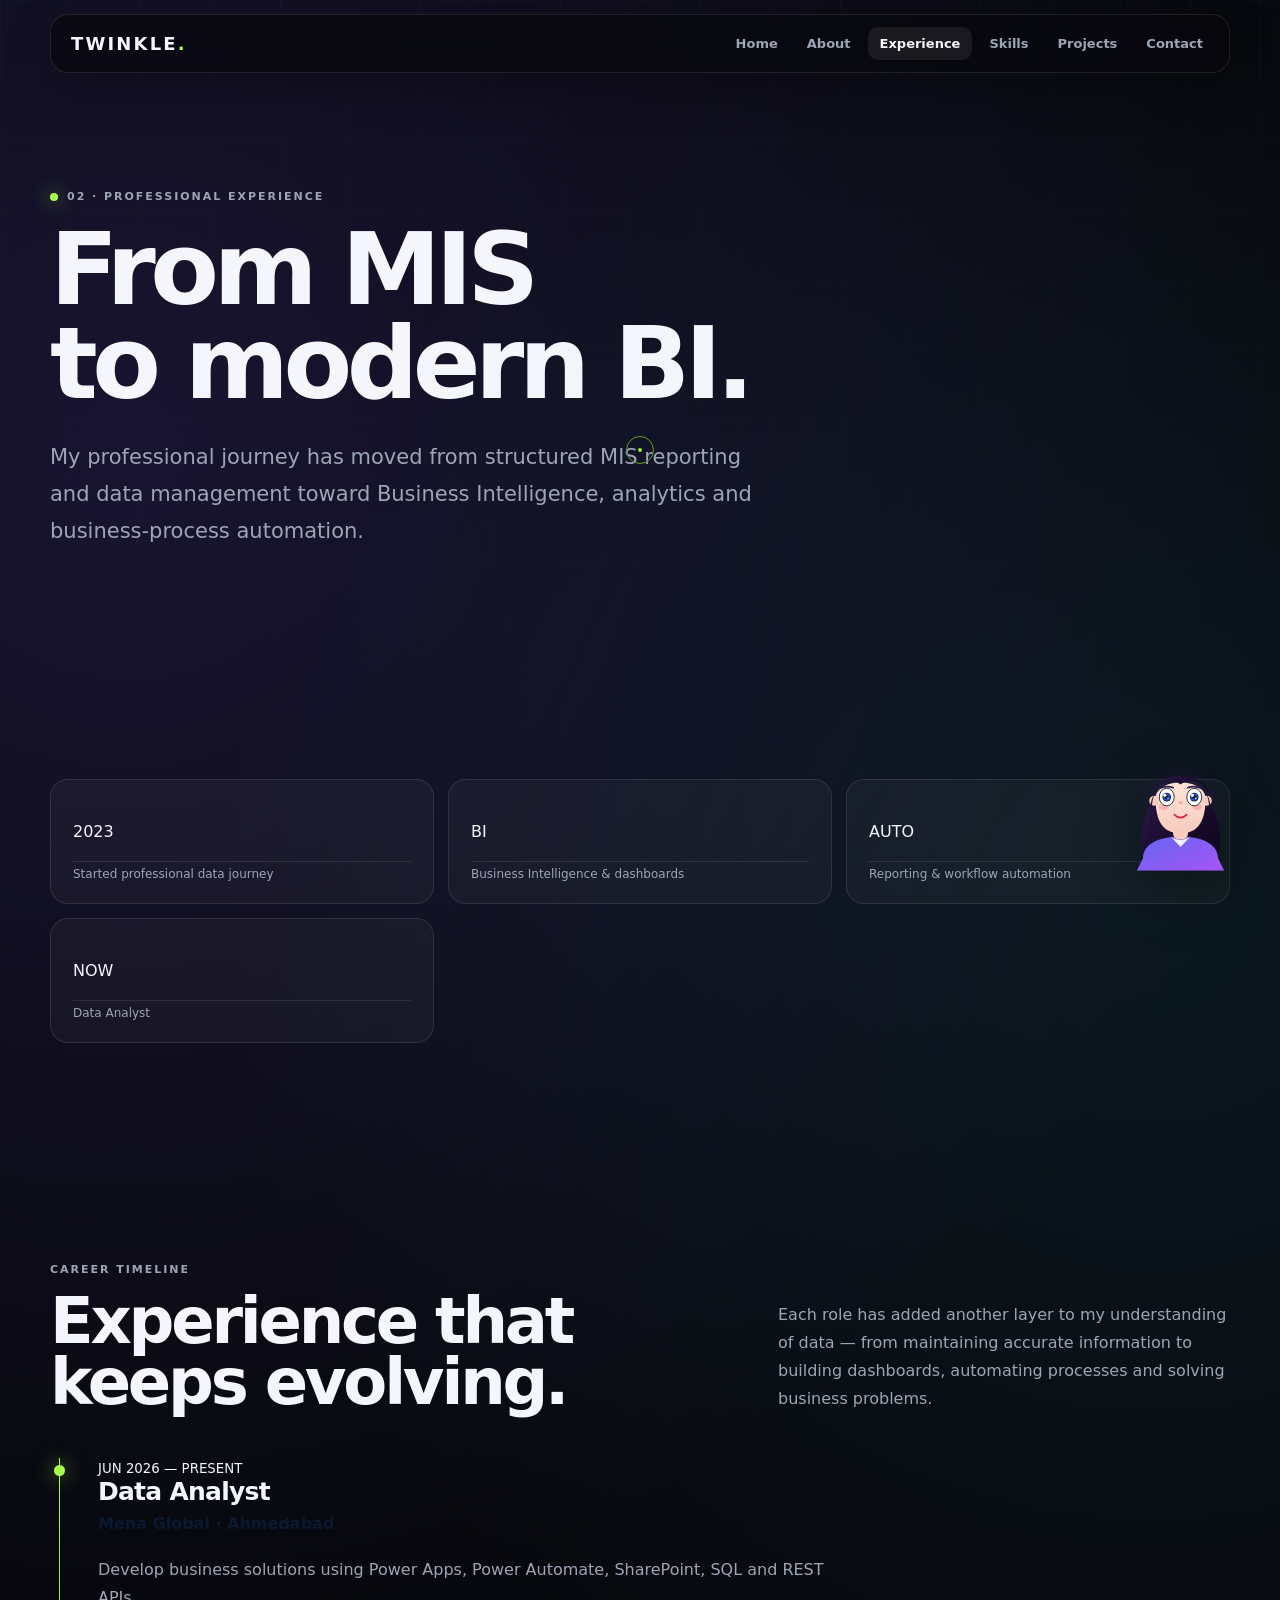
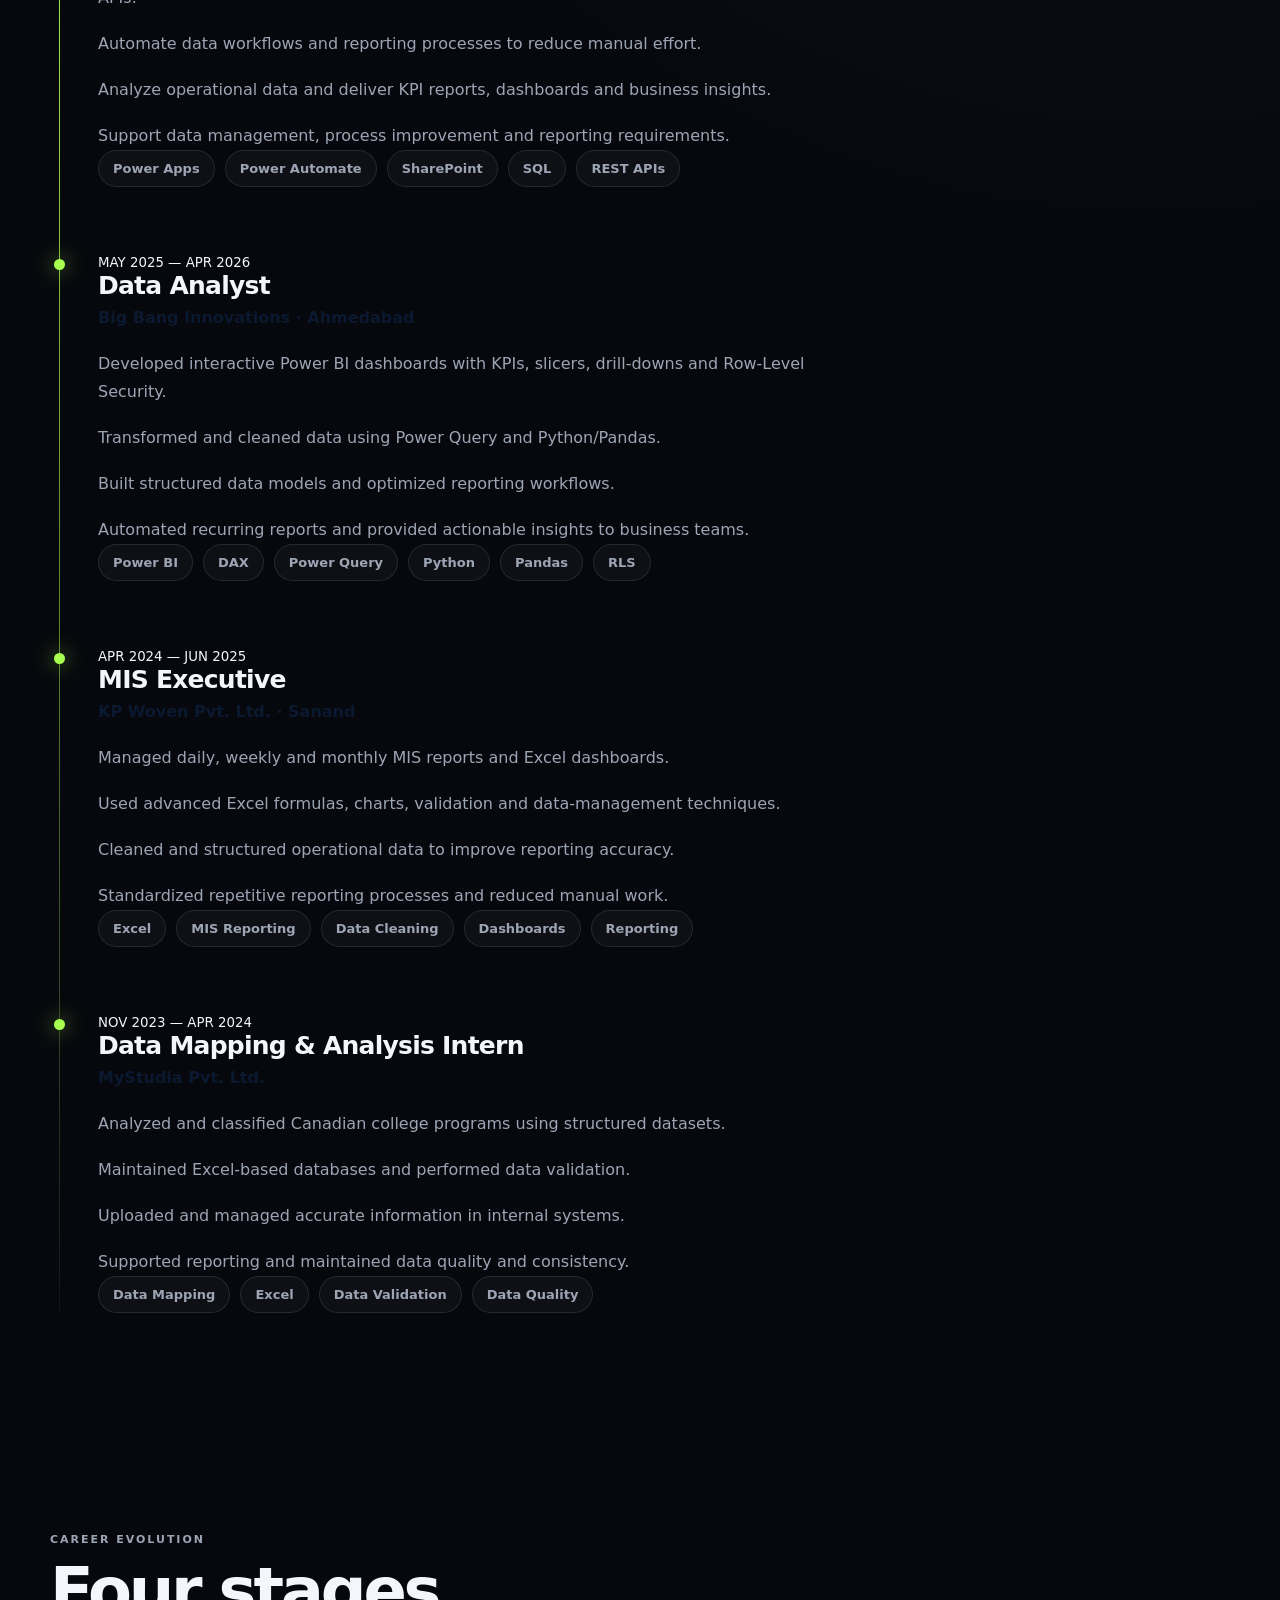
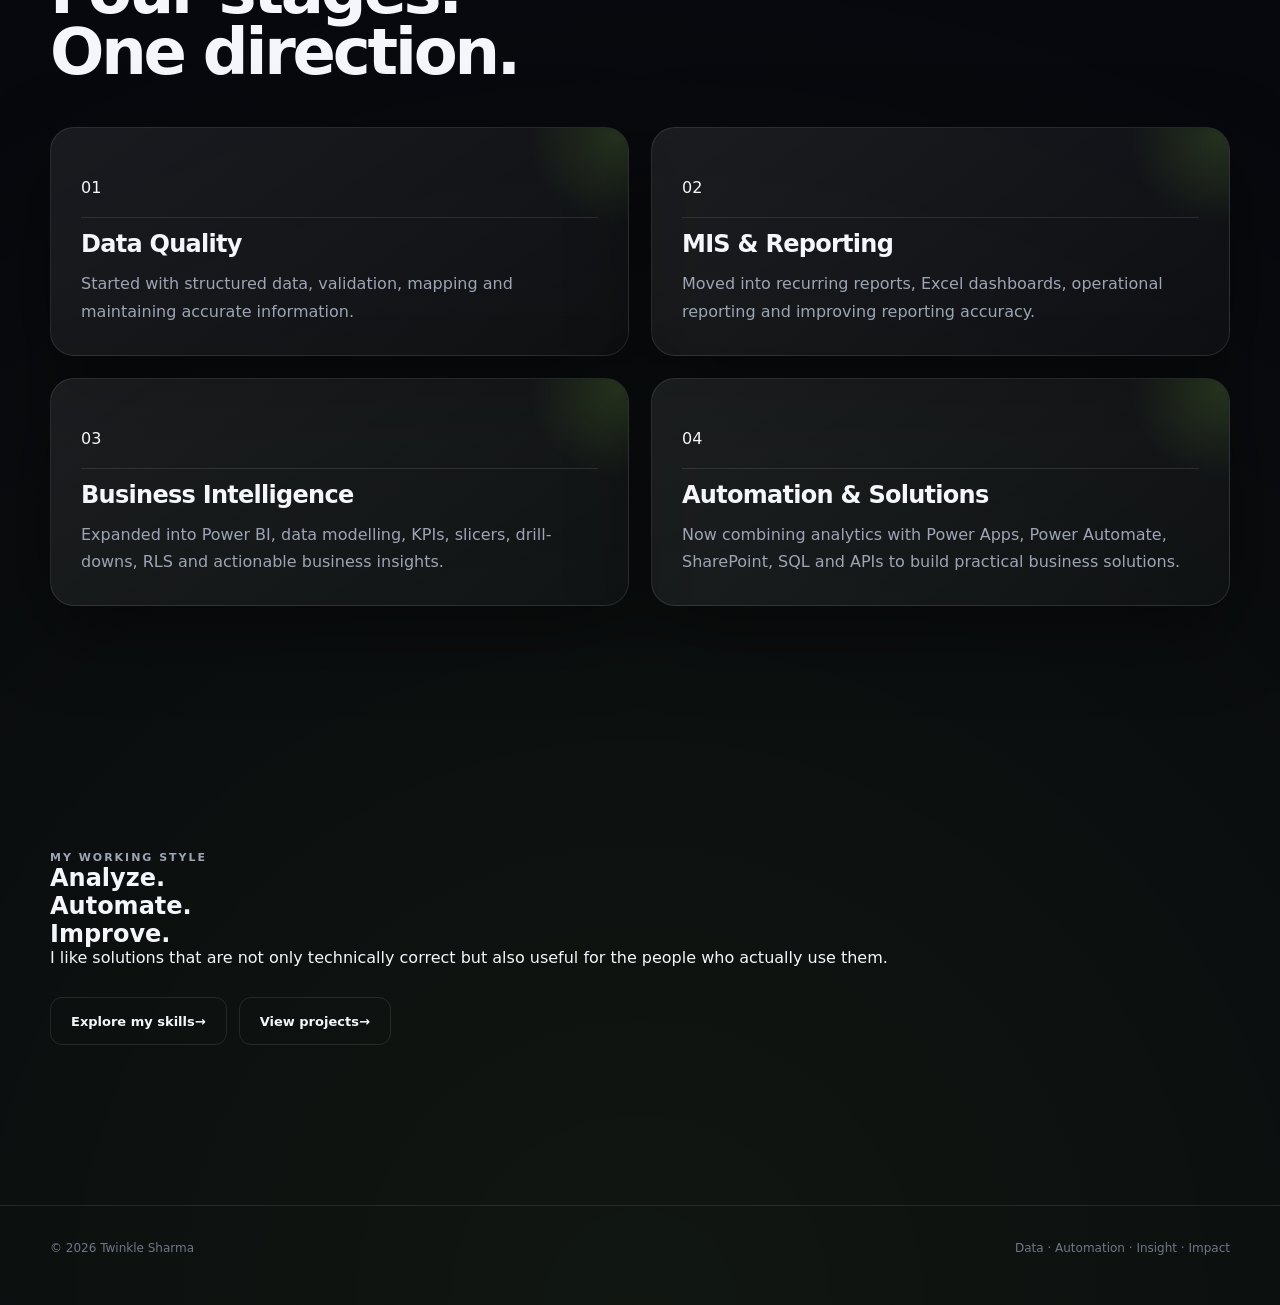
<file: experience.html>
<!DOCTYPE html>
<html lang="en">

<head>

    <meta charset="UTF-8">

    <meta name="viewport"
          content="width=device-width, initial-scale=1.0">

    <meta name="description"
          content="Professional Experience of Twinkle Sharma — Data Analyst, MIS Executive and Data Analysis Intern">

    <meta name="author"
          content="Twinkle Sharma">

    <title>Experience | Twinkle Sharma</title>

    <!-- Main website stylesheet -->
    <link rel="stylesheet" href="assets/styles.css">

</head>


<body>


    <!-- =====================================================
         NAVIGATION
    ====================================================== -->

    <nav class="nav">


        <!-- Logo -->

        <a href="index.html" class="brand">

            TWINKLE<span>.</span>

        </a>



        <!-- Navigation Links -->

        <div class="navlinks">

            <a href="index.html">
                Home
            </a>

            <a href="about.html">
                About
            </a>

            <a href="experience.html" class="active">
                Experience
            </a>

            <a href="skills.html">
                Skills
            </a>

            <a href="projects.html">
                Projects
            </a>

            <a href="contact.html">
                Contact
            </a>

        </div>



        <!-- Mobile Menu -->

        <button
            class="menu"
            aria-label="Open navigation menu">

            ☰

        </button>


    </nav>



    <!-- =====================================================
         CUSTOM CURSOR
    ====================================================== -->

    <div class="cursor-ring"></div>



    <!-- =====================================================
         FLOATING ANIMATED GIRL
    ====================================================== -->

    <div class="doodle">

        <img
            src="assets/animated-girl.svg"
            alt="Animated portfolio companion">

    </div>



    <!-- =====================================================
         MAIN CONTENT
    ====================================================== -->

    <main>


        <!-- =================================================
             PAGE HERO
        ================================================== -->

        <section class="page-hero">


            <div class="container reveal">


                <div class="eyebrow">

                    <span class="dot"></span>

                    02 · Professional Experience

                </div>


                <h1>

                    From MIS
                    <br>
                    to modern BI.

                </h1>


                <p class="lead">

                    My professional journey has moved from structured
                    MIS reporting and data management toward Business
                    Intelligence, analytics and business-process
                    automation.

                </p>


            </div>


        </section>



        <!-- =================================================
             CAREER OVERVIEW
        ================================================== -->

        <section class="section">


            <div class="container">


                <div class="stat-row reveal">


                    <!-- EXPERIENCE -->

                    <div class="stat">

                        <div class="metric">

                            2023

                        </div>

                        <span>

                            Started professional data journey

                        </span>

                    </div>



                    <!-- DATA ANALYST -->

                    <div class="stat">

                        <div class="metric">

                            BI

                        </div>

                        <span>

                            Business Intelligence & dashboards

                        </span>

                    </div>



                    <!-- AUTOMATION -->

                    <div class="stat">

                        <div class="metric">

                            AUTO

                        </div>

                        <span>

                            Reporting & workflow automation

                        </span>

                    </div>



                    <!-- CURRENT -->

                    <div class="stat">

                        <div class="metric">

                            NOW

                        </div>

                        <span>

                            Data Analyst

                        </span>

                    </div>


                </div>

            </div>


        </section>



        <!-- =================================================
             PROFESSIONAL TIMELINE
        ================================================== -->

        <section class="section">


            <div class="container">


                <div class="section-head reveal">


                    <div>

                        <div class="eyebrow">

                            Career Timeline

                        </div>


                        <h2>

                            Experience that
                            <br>
                            keeps evolving.

                        </h2>

                    </div>


                    <p>

                        Each role has added another layer to my
                        understanding of data — from maintaining
                        accurate information to building dashboards,
                        automating processes and solving business
                        problems.

                    </p>


                </div>



                <!-- =================================================
                     TIMELINE
                ================================================== -->

                <div class="timeline">


                    <!-- =================================================
                         ROLE 1 — CURRENT
                    ================================================== -->

                    <div class="role reveal">


                        <small>

                            JUN 2026 — PRESENT

                        </small>


                        <h3>

                            Data Analyst

                        </h3>


                        <p
                            style="
                                margin-top:4px;
                                font-weight:700;
                                color:#0b1930;
                            ">

                            Mena Global · Ahmedabad

                        </p>


                        <p>

                            Develop business solutions using
                            Power Apps, Power Automate, SharePoint,
                            SQL and REST APIs.

                        </p>


                        <p>

                            Automate data workflows and reporting
                            processes to reduce manual effort.

                        </p>


                        <p>

                            Analyze operational data and deliver
                            KPI reports, dashboards and business
                            insights.

                        </p>


                        <p>

                            Support data management, process
                            improvement and reporting requirements.

                        </p>


                        <div class="skill-cloud">


                            <span class="tag">
                                Power Apps
                            </span>


                            <span class="tag">
                                Power Automate
                            </span>


                            <span class="tag">
                                SharePoint
                            </span>


                            <span class="tag">
                                SQL
                            </span>


                            <span class="tag">
                                REST APIs
                            </span>


                        </div>


                    </div>



                    <!-- =================================================
                         ROLE 2
                    ================================================== -->

                    <div class="role reveal">


                        <small>

                            MAY 2025 — APR 2026

                        </small>


                        <h3>

                            Data Analyst

                        </h3>


                        <p
                            style="
                                margin-top:4px;
                                font-weight:700;
                                color:#0b1930;
                            ">

                            Big Bang Innovations · Ahmedabad

                        </p>


                        <p>

                            Developed interactive Power BI dashboards
                            with KPIs, slicers, drill-downs and
                            Row-Level Security.

                        </p>


                        <p>

                            Transformed and cleaned data using
                            Power Query and Python/Pandas.

                        </p>


                        <p>

                            Built structured data models and optimized
                            reporting workflows.

                        </p>


                        <p>

                            Automated recurring reports and provided
                            actionable insights to business teams.

                        </p>


                        <div class="skill-cloud">


                            <span class="tag">
                                Power BI
                            </span>


                            <span class="tag">
                                DAX
                            </span>


                            <span class="tag">
                                Power Query
                            </span>


                            <span class="tag">
                                Python
                            </span>


                            <span class="tag">
                                Pandas
                            </span>


                            <span class="tag">
                                RLS
                            </span>


                        </div>


                    </div>



                    <!-- =================================================
                         ROLE 3
                    ================================================== -->

                    <div class="role reveal">


                        <small>

                            APR 2024 — JUN 2025

                        </small>


                        <h3>

                            MIS Executive

                        </h3>


                        <p
                            style="
                                margin-top:4px;
                                font-weight:700;
                                color:#0b1930;
                            ">

                            KP Woven Pvt. Ltd. · Sanand

                        </p>


                        <p>

                            Managed daily, weekly and monthly MIS
                            reports and Excel dashboards.

                        </p>


                        <p>

                            Used advanced Excel formulas, charts,
                            validation and data-management
                            techniques.

                        </p>


                        <p>

                            Cleaned and structured operational data
                            to improve reporting accuracy.

                        </p>


                        <p>

                            Standardized repetitive reporting
                            processes and reduced manual work.

                        </p>


                        <div class="skill-cloud">


                            <span class="tag">
                                Excel
                            </span>


                            <span class="tag">
                                MIS Reporting
                            </span>


                            <span class="tag">
                                Data Cleaning
                            </span>


                            <span class="tag">
                                Dashboards
                            </span>


                            <span class="tag">
                                Reporting
                            </span>


                        </div>


                    </div>



                    <!-- =================================================
                         ROLE 4
                    ================================================== -->

                    <div class="role reveal">


                        <small>

                            NOV 2023 — APR 2024

                        </small>


                        <h3>

                            Data Mapping & Analysis Intern

                        </h3>


                        <p
                            style="
                                margin-top:4px;
                                font-weight:700;
                                color:#0b1930;
                            ">

                            MyStudia Pvt. Ltd.

                        </p>


                        <p>

                            Analyzed and classified Canadian college
                            programs using structured datasets.

                        </p>


                        <p>

                            Maintained Excel-based databases and
                            performed data validation.

                        </p>


                        <p>

                            Uploaded and managed accurate information
                            in internal systems.

                        </p>


                        <p>

                            Supported reporting and maintained data
                            quality and consistency.

                        </p>


                        <div class="skill-cloud">


                            <span class="tag">
                                Data Mapping
                            </span>


                            <span class="tag">
                                Excel
                            </span>


                            <span class="tag">
                                Data Validation
                            </span>


                            <span class="tag">
                                Data Quality
                            </span>


                        </div>


                    </div>


                </div>

            </div>


        </section>



        <!-- =================================================
             HOW MY CAREER EVOLVED
        ================================================== -->

        <section class="section">


            <div class="container">


                <div class="section-head reveal">


                    <div>

                        <div class="eyebrow">

                            Career Evolution

                        </div>


                        <h2>

                            Four stages.
                            <br>
                            One direction.

                        </h2>

                    </div>


                </div>



                <div class="grid-2">


                    <!-- STAGE 1 -->

                    <div class="card reveal tilt">


                        <div class="metric">

                            01

                        </div>


                        <h3>

                            Data Quality

                        </h3>


                        <p>

                            Started with structured data, validation,
                            mapping and maintaining accurate
                            information.

                        </p>


                    </div>



                    <!-- STAGE 2 -->

                    <div class="card reveal tilt">


                        <div class="metric">

                            02

                        </div>


                        <h3>

                            MIS & Reporting

                        </h3>


                        <p>

                            Moved into recurring reports, Excel
                            dashboards, operational reporting and
                            improving reporting accuracy.

                        </p>


                    </div>



                    <!-- STAGE 3 -->

                    <div class="card reveal tilt">


                        <div class="metric">

                            03

                        </div>


                        <h3>

                            Business Intelligence

                        </h3>


                        <p>

                            Expanded into Power BI, data modelling,
                            KPIs, slicers, drill-downs, RLS and
                            actionable business insights.

                        </p>


                    </div>



                    <!-- STAGE 4 -->

                    <div class="card reveal tilt">


                        <div class="metric">

                            04

                        </div>


                        <h3>

                            Automation & Solutions

                        </h3>


                        <p>

                            Now combining analytics with Power Apps,
                            Power Automate, SharePoint, SQL and APIs
                            to build practical business solutions.

                        </p>


                    </div>


                </div>

            </div>


        </section>



        <!-- =================================================
             WORKING STYLE
        ================================================== -->

        <section class="section">


            <div class="container">


                <div class="contact reveal">


                    <div class="eyebrow">

                        My working style

                    </div>


                    <h2>

                        Analyze.
                        <br>
                        Automate.
                        <br>
                        Improve.

                    </h2>


                    <p>

                        I like solutions that are not only technically
                        correct but also useful for the people who
                        actually use them.

                    </p>


                    <div class="actions">


                        <a
                            href="skills.html"
                            class="btn">

                            Explore my skills
                            <span>→</span>

                        </a>


                        <a
                            href="projects.html"
                            class="btn">

                            View projects
                            <span>→</span>

                        </a>


                    </div>


                </div>

            </div>


        </section>


    </main>



    <!-- =====================================================
         FOOTER
    ====================================================== -->

    <footer>


        <div
            class="container"
            style="
                display:flex;
                justify-content:space-between;
                gap:20px;
                flex-wrap:wrap;
            ">


            <span>

                © 2026 Twinkle Sharma

            </span>


            <span>

                Data · Automation · Insight · Impact

            </span>


        </div>


    </footer>



    <!-- =====================================================
         JAVASCRIPT
    ====================================================== -->

    <script src="assets/script.js"></script>


</body>

</html>
</file>
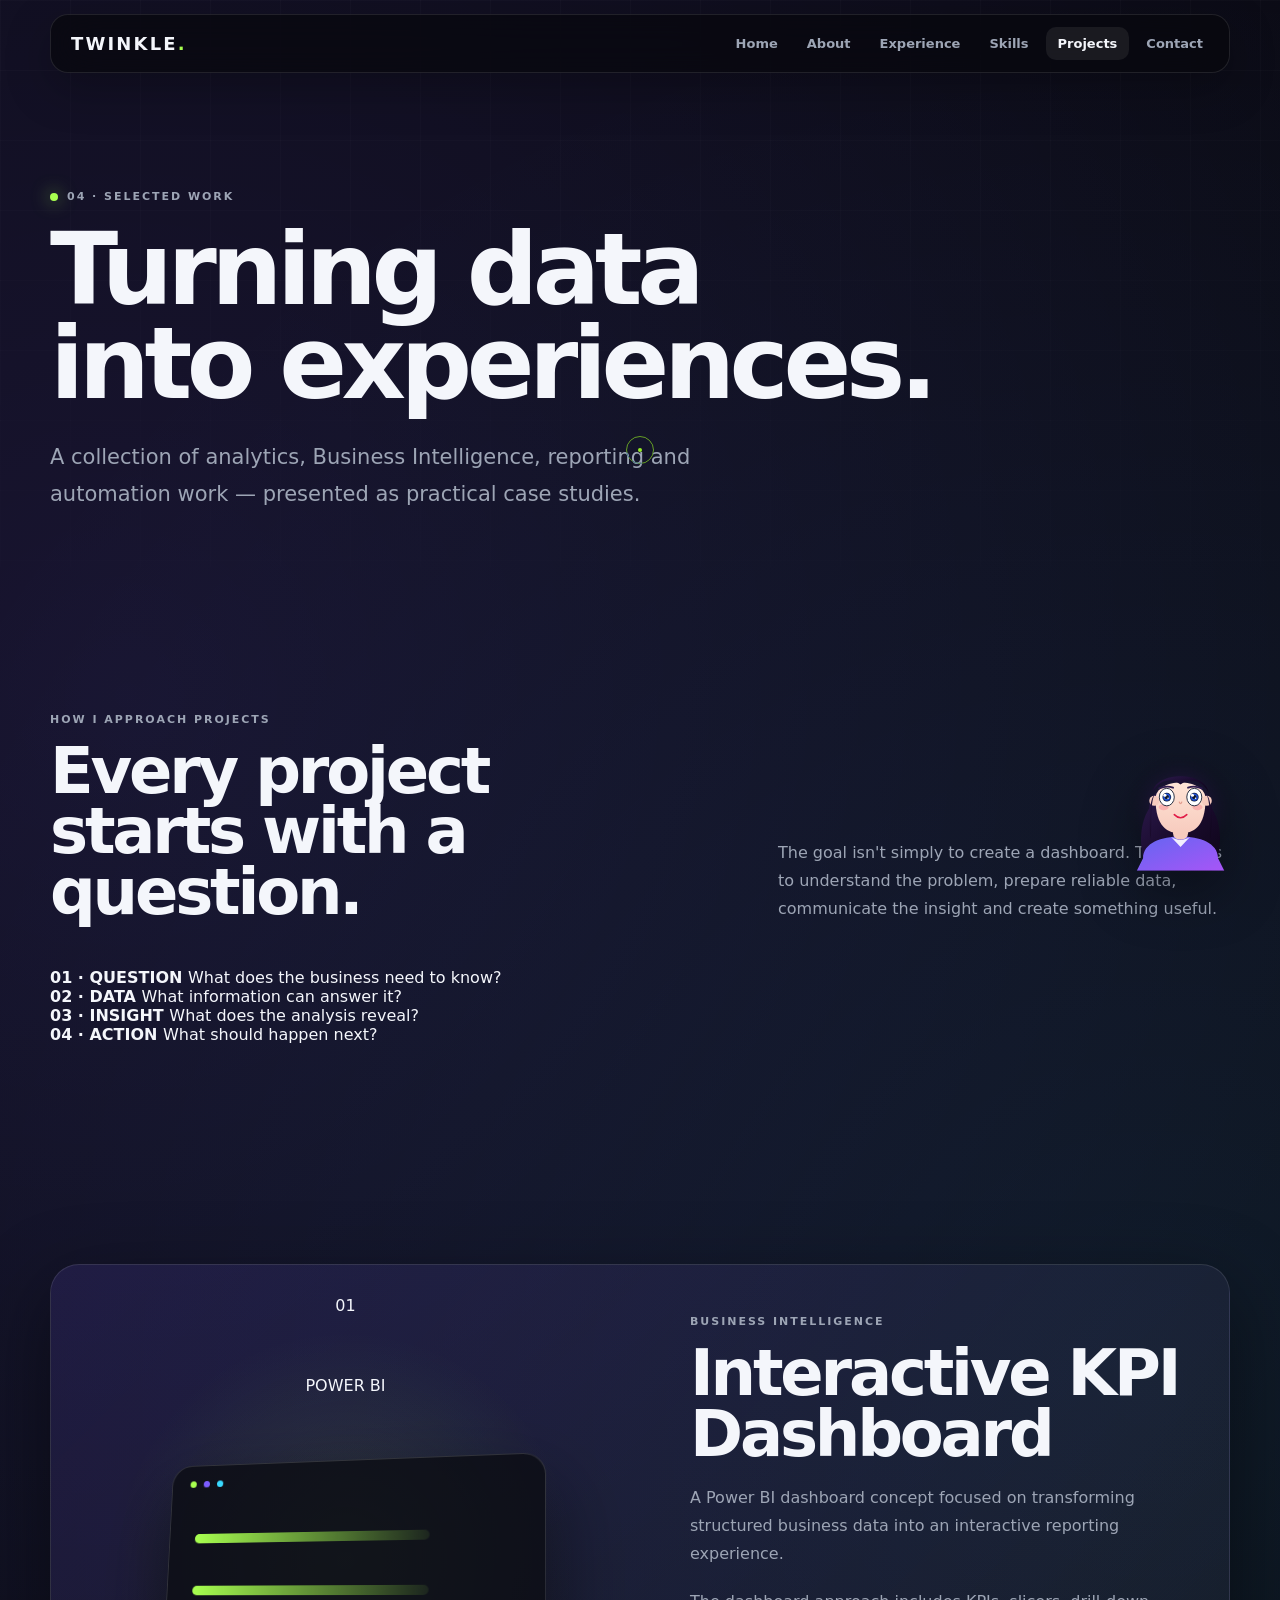
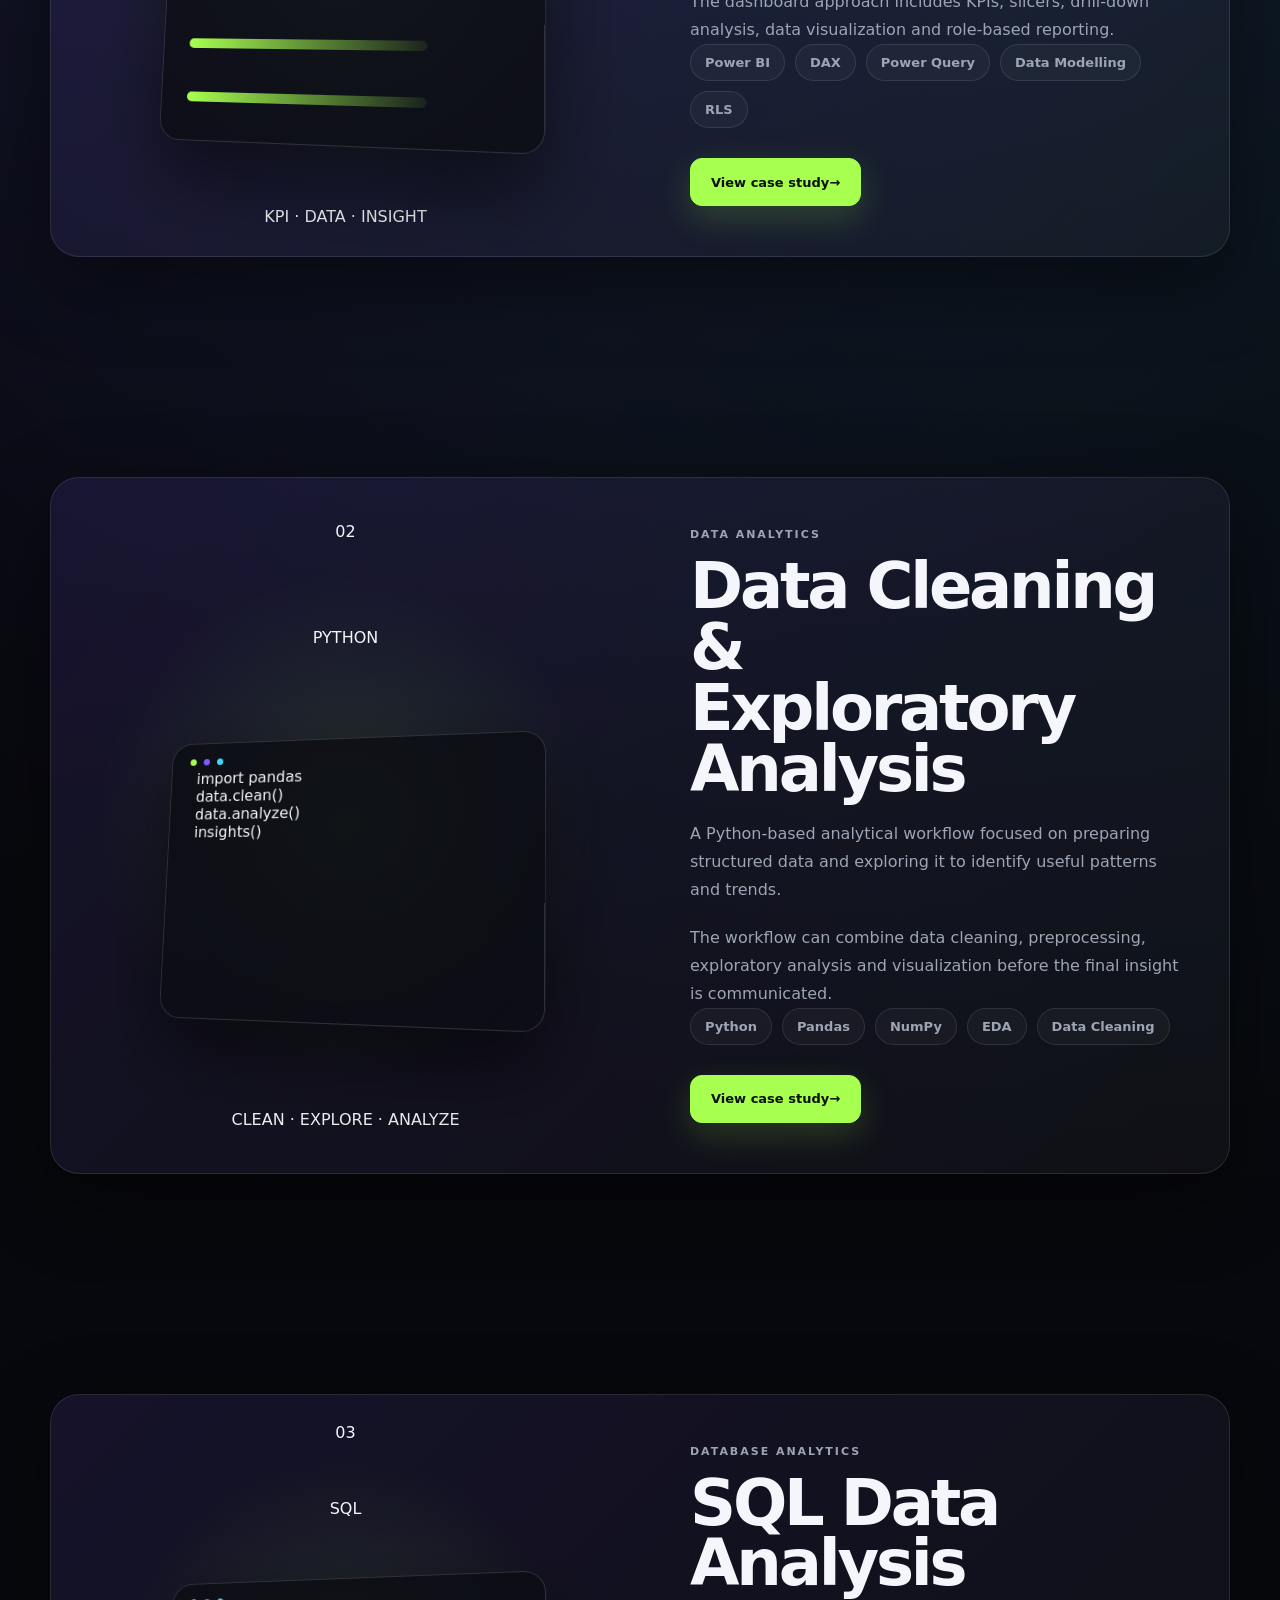
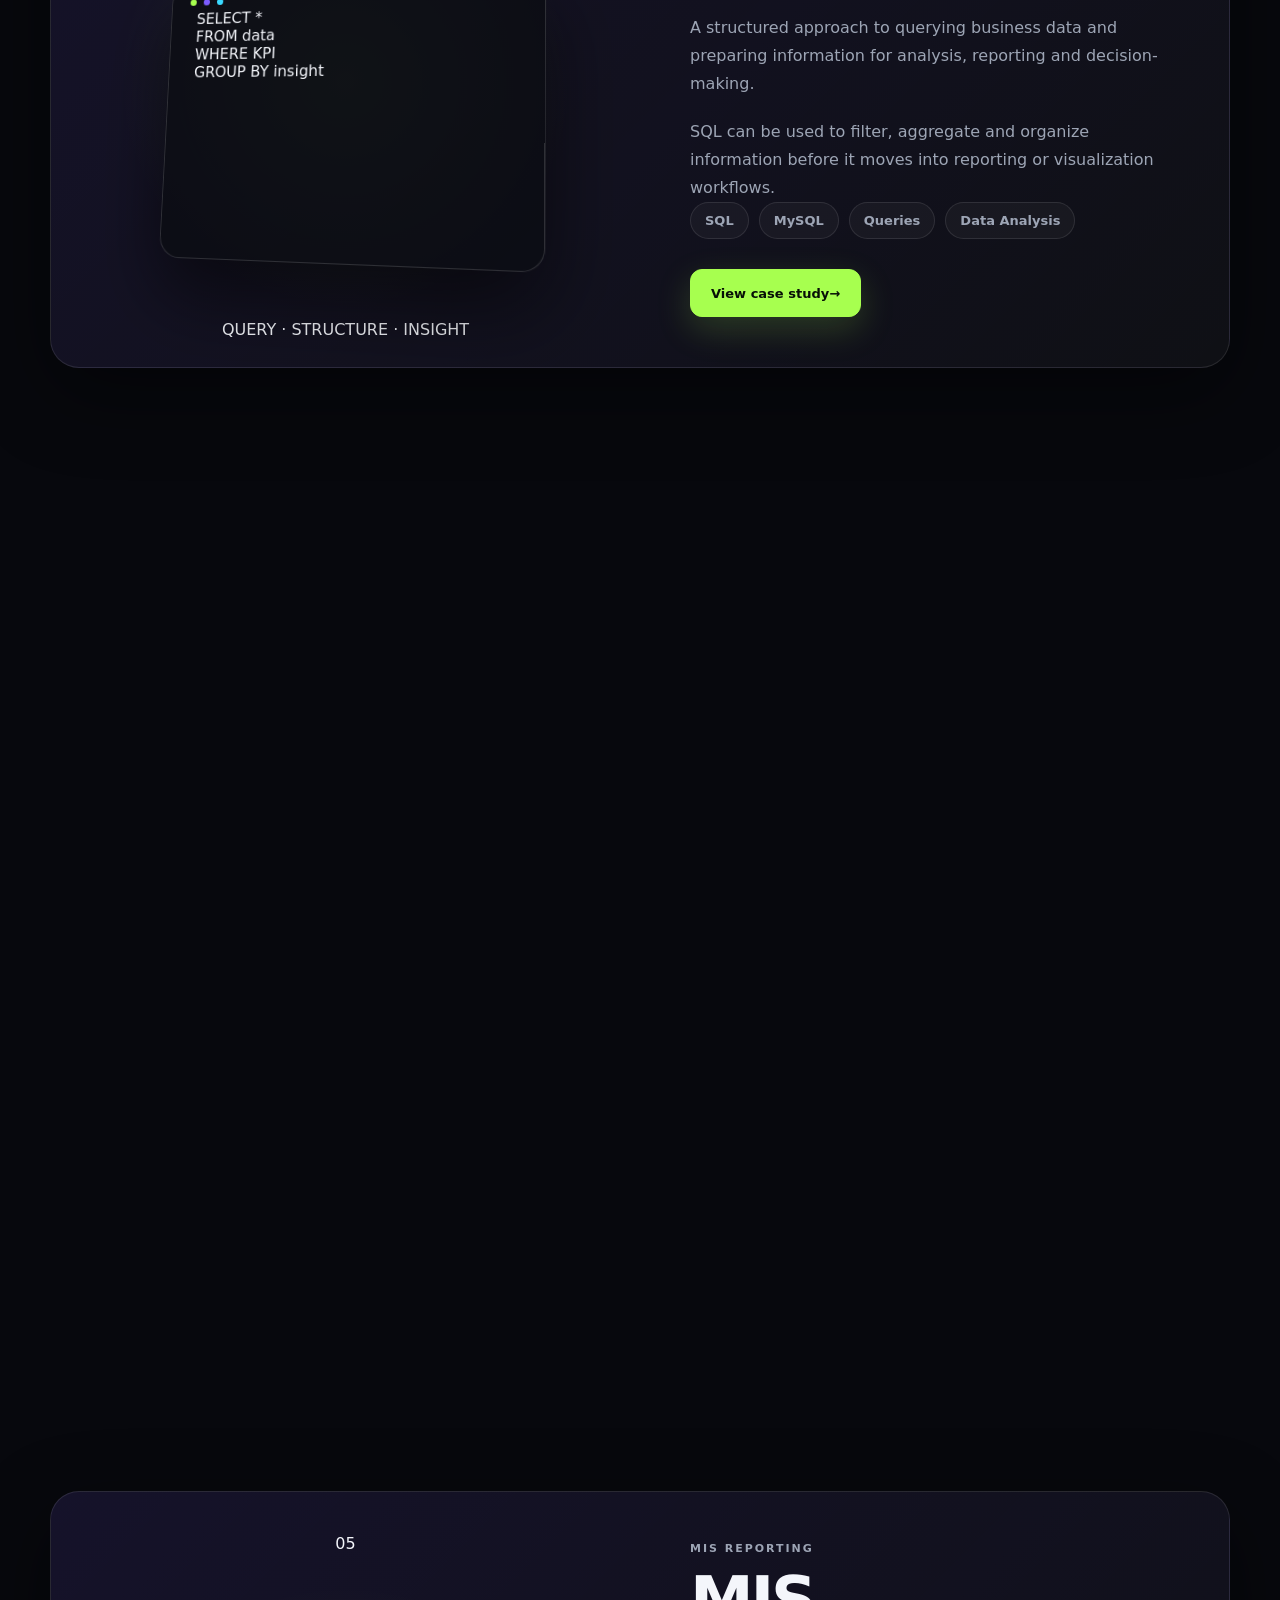
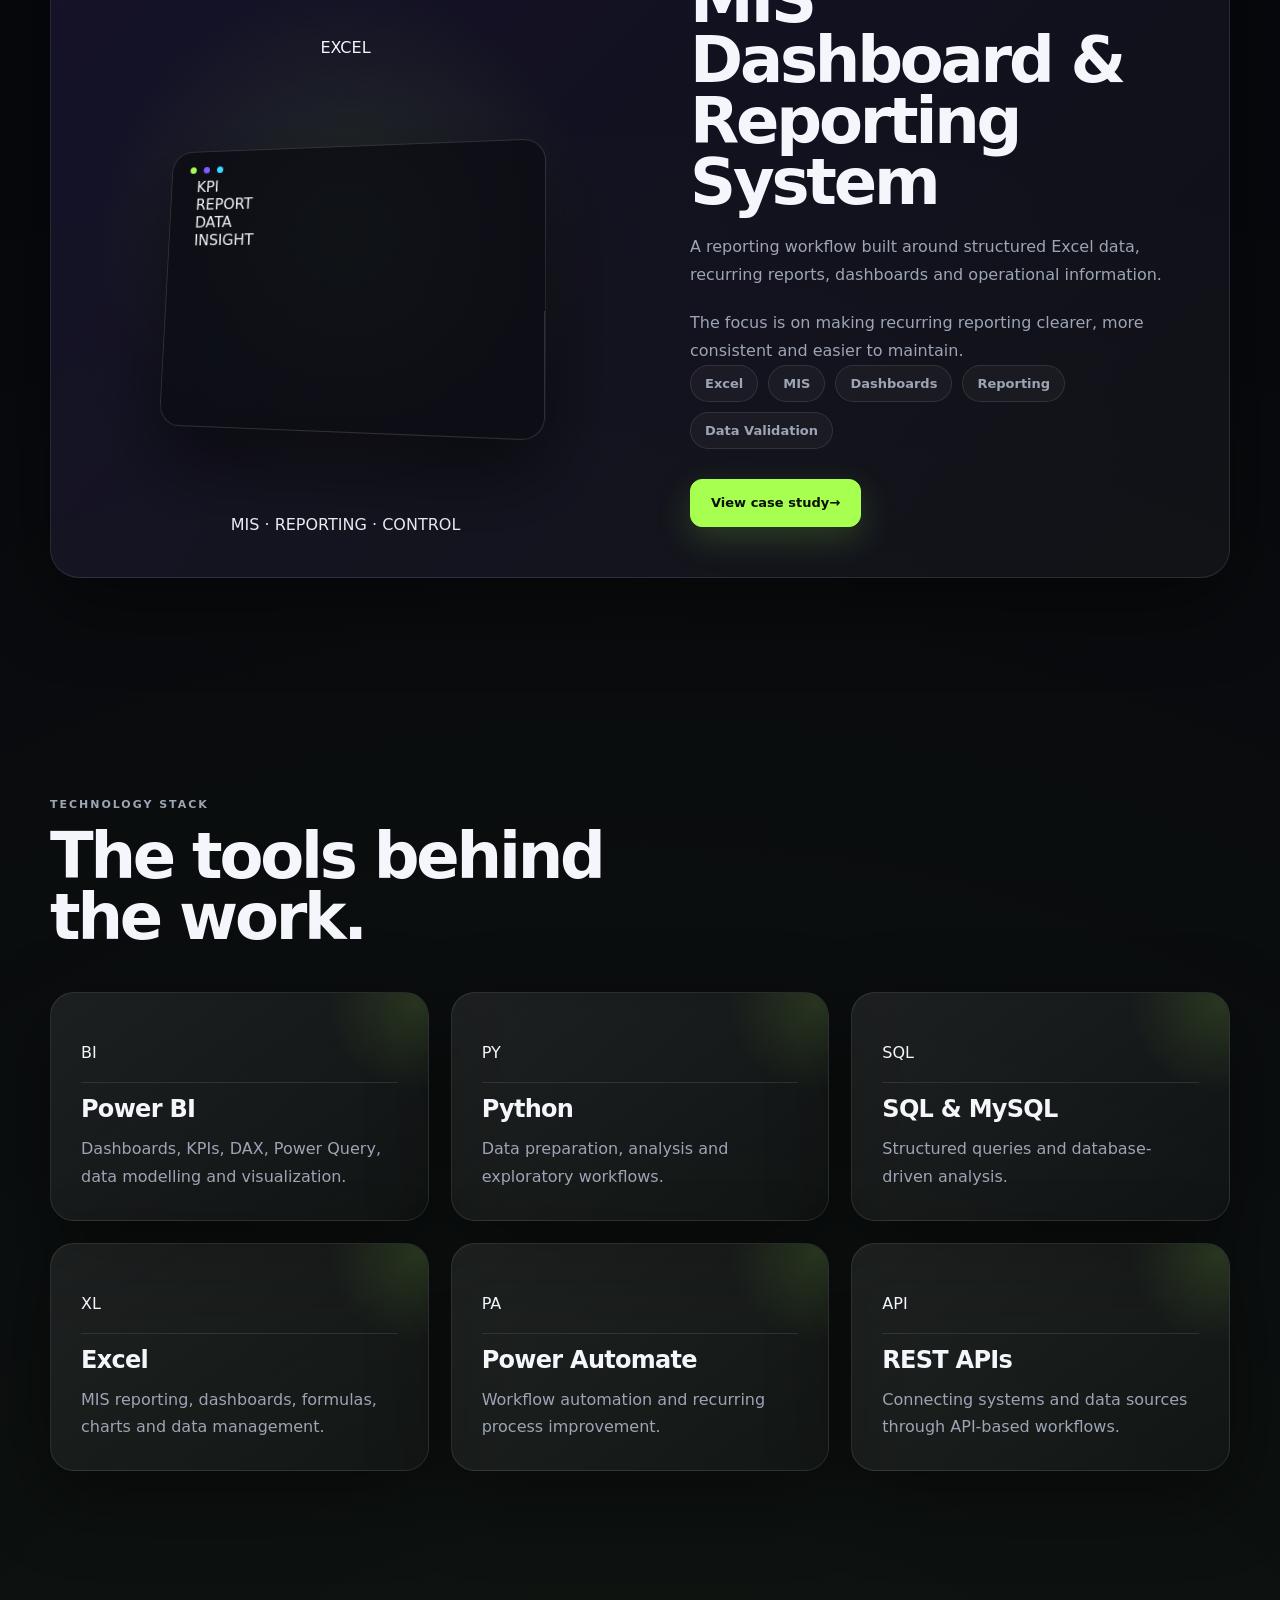
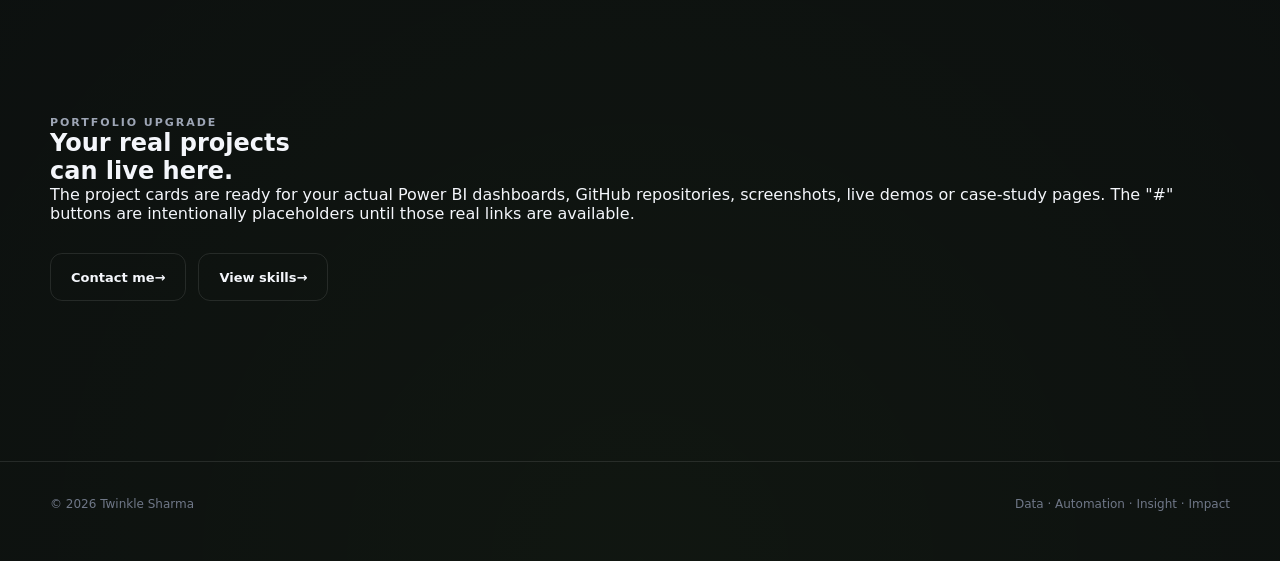
<file: projects.html>
<!DOCTYPE html>
<html lang="en">

<head>

    <meta charset="UTF-8">

    <meta name="viewport"
          content="width=device-width, initial-scale=1.0">

    <meta name="description"
          content="Projects and portfolio of Twinkle Sharma — Data Analytics, Power BI, Python, SQL and Automation">

    <meta name="author"
          content="Twinkle Sharma">

    <title>Projects | Twinkle Sharma</title>

    <!-- Main website stylesheet -->
    <link rel="stylesheet" href="assets/styles.css">

</head>


<body>


    <!-- =====================================================
         NAVIGATION
    ====================================================== -->

    <nav class="nav">


        <!-- Logo -->

        <a href="index.html" class="brand">

            TWINKLE<span>.</span>

        </a>



        <!-- Navigation -->

        <div class="navlinks">

            <a href="index.html">
                Home
            </a>

            <a href="about.html">
                About
            </a>

            <a href="experience.html">
                Experience
            </a>

            <a href="skills.html">
                Skills
            </a>

            <a href="projects.html" class="active">
                Projects
            </a>

            <a href="contact.html">
                Contact
            </a>

        </div>



        <!-- Mobile Menu -->

        <button
            class="menu"
            aria-label="Open navigation menu">

            ☰

        </button>


    </nav>



    <!-- =====================================================
         CUSTOM CURSOR
    ====================================================== -->

    <div class="cursor-ring"></div>



    <!-- =====================================================
         FLOATING ANIMATED GIRL
    ====================================================== -->

    <div class="doodle">

        <img
            src="assets/animated-girl.svg"
            alt="Animated portfolio companion">

    </div>



    <!-- =====================================================
         MAIN
    ====================================================== -->

    <main>


        <!-- =================================================
             PAGE HERO
        ================================================== -->

        <section class="page-hero">


            <div class="container reveal">


                <div class="eyebrow">

                    <span class="dot"></span>

                    04 · Selected Work

                </div>


                <h1>

                    Turning data
                    <br>
                    into experiences.

                </h1>


                <p class="lead">

                    A collection of analytics, Business Intelligence,
                    reporting and automation work — presented as
                    practical case studies.

                </p>


            </div>


        </section>



        <!-- =================================================
             PROJECT INTRO
        ================================================== -->

        <section class="section">


            <div class="container">


                <div class="section-head reveal">


                    <div>

                        <div class="eyebrow">

                            How I approach projects

                        </div>


                        <h2>

                            Every project
                            <br>
                            starts with a question.

                        </h2>

                    </div>


                    <p>

                        The goal isn't simply to create a dashboard.
                        The goal is to understand the problem, prepare
                        reliable data, communicate the insight and
                        create something useful.

                    </p>


                </div>



                <div class="process reveal">


                    <div>

                        <strong>

                            01 · QUESTION

                        </strong>

                        <span>

                            What does the business need to know?

                        </span>

                    </div>


                    <div>

                        <strong>

                            02 · DATA

                        </strong>

                        <span>

                            What information can answer it?

                        </span>

                    </div>


                    <div>

                        <strong>

                            03 · INSIGHT

                        </strong>

                        <span>

                            What does the analysis reveal?

                        </span>

                    </div>


                    <div>

                        <strong>

                            04 · ACTION

                        </strong>

                        <span>

                            What should happen next?

                        </span>

                    </div>


                </div>

            </div>


        </section>



        <!-- =================================================
             PROJECT 01
        ================================================== -->

        <section class="section">


            <div class="container">


                <article class="case-study reveal">


                    <!-- Project visual -->

                    <div class="case-visual">


                        <div class="visual-number">

                            01

                        </div>


                        <div class="visual-title">

                            POWER BI

                        </div>


                        <div class="mini-dashboard">


                            <div class="mini-bar bar-one"></div>

                            <div class="mini-bar bar-two"></div>

                            <div class="mini-bar bar-three"></div>

                            <div class="mini-bar bar-four"></div>


                        </div>


                        <div class="visual-orbit">

                            KPI · DATA · INSIGHT

                        </div>


                    </div>



                    <!-- Project information -->

                    <div class="case-content">


                        <div class="eyebrow">

                            BUSINESS INTELLIGENCE

                        </div>


                        <h2>

                            Interactive KPI
                            <br>
                            Dashboard

                        </h2>


                        <p>

                            A Power BI dashboard concept focused on
                            transforming structured business data
                            into an interactive reporting experience.

                        </p>


                        <p>

                            The dashboard approach includes KPIs,
                            slicers, drill-down analysis, data
                            visualization and role-based reporting.

                        </p>


                        <div class="skill-cloud">


                            <span class="tag">
                                Power BI
                            </span>


                            <span class="tag">
                                DAX
                            </span>


                            <span class="tag">
                                Power Query
                            </span>


                            <span class="tag">
                                Data Modelling
                            </span>


                            <span class="tag">
                                RLS
                            </span>


                        </div>


                        <div class="actions">


                            <!-- Replace # later with actual project link -->

                            <a
                                href="#"
                                class="btn primary project-link">

                                View case study
                                <span>→</span>

                            </a>


                        </div>


                    </div>


                </article>

            </div>


        </section>



        <!-- =================================================
             PROJECT 02
        ================================================== -->

        <section class="section">


            <div class="container">


                <article class="case-study reverse reveal">


                    <!-- Project visual -->

                    <div class="case-visual">


                        <div class="visual-number">

                            02

                        </div>


                        <div class="visual-title">

                            PYTHON

                        </div>


                        <div class="mini-dashboard">


                            <div class="code-line">

                                import pandas

                            </div>


                            <div class="code-line">

                                data.clean()

                            </div>


                            <div class="code-line">

                                data.analyze()

                            </div>


                            <div class="code-line">

                                insights()

                            </div>


                        </div>


                        <div class="visual-orbit">

                            CLEAN · EXPLORE · ANALYZE

                        </div>


                    </div>



                    <!-- Project information -->

                    <div class="case-content">


                        <div class="eyebrow">

                            DATA ANALYTICS

                        </div>


                        <h2>

                            Data Cleaning &
                            <br>
                            Exploratory Analysis

                        </h2>


                        <p>

                            A Python-based analytical workflow focused
                            on preparing structured data and exploring
                            it to identify useful patterns and trends.

                        </p>


                        <p>

                            The workflow can combine data cleaning,
                            preprocessing, exploratory analysis and
                            visualization before the final insight is
                            communicated.

                        </p>


                        <div class="skill-cloud">


                            <span class="tag">
                                Python
                            </span>


                            <span class="tag">
                                Pandas
                            </span>


                            <span class="tag">
                                NumPy
                            </span>


                            <span class="tag">
                                EDA
                            </span>


                            <span class="tag">
                                Data Cleaning
                            </span>


                        </div>


                        <div class="actions">


                            <a
                                href="#"
                                class="btn primary project-link">

                                View case study
                                <span>→</span>

                            </a>


                        </div>


                    </div>


                </article>

            </div>


        </section>



        <!-- =================================================
             PROJECT 03
        ================================================== -->

        <section class="section">


            <div class="container">


                <article class="case-study reveal">


                    <!-- Project visual -->

                    <div class="case-visual">


                        <div class="visual-number">

                            03

                        </div>


                        <div class="visual-title">

                            SQL

                        </div>


                        <div class="mini-dashboard">


                            <div class="sql-row">

                                SELECT *

                            </div>


                            <div class="sql-row">

                                FROM data

                            </div>


                            <div class="sql-row">

                                WHERE KPI

                            </div>


                            <div class="sql-row">

                                GROUP BY insight

                            </div>


                        </div>


                        <div class="visual-orbit">

                            QUERY · STRUCTURE · INSIGHT

                        </div>


                    </div>



                    <!-- Project information -->

                    <div class="case-content">


                        <div class="eyebrow">

                            DATABASE ANALYTICS

                        </div>


                        <h2>

                            SQL Data
                            <br>
                            Analysis

                        </h2>


                        <p>

                            A structured approach to querying business
                            data and preparing information for analysis,
                            reporting and decision-making.

                        </p>


                        <p>

                            SQL can be used to filter, aggregate and
                            organize information before it moves into
                            reporting or visualization workflows.

                        </p>


                        <div class="skill-cloud">


                            <span class="tag">
                                SQL
                            </span>


                            <span class="tag">
                                MySQL
                            </span>


                            <span class="tag">
                                Queries
                            </span>


                            <span class="tag">
                                Data Analysis
                            </span>


                        </div>


                        <div class="actions">


                            <a
                                href="#"
                                class="btn primary project-link">

                                View case study
                                <span>→</span>

                            </a>


                        </div>


                    </div>


                </article>

            </div>


        </section>



        <!-- =================================================
             PROJECT 04
        ================================================== -->

        <section class="section">


            <div class="container">


                <article class="case-study reverse reveal">


                    <!-- Project visual -->

                    <div class="case-visual">


                        <div class="visual-number">

                            04

                        </div>


                        <div class="visual-title">

                            AUTOMATION

                        </div>


                        <div class="mini-dashboard">


                            <div class="flow-node">

                                DATA

                            </div>


                            <div class="flow-arrow">

                                ↓

                            </div>


                            <div class="flow-node">

                                AUTOMATE

                            </div>


                            <div class="flow-arrow">

                                ↓

                            </div>


                            <div class="flow-node">

                                REPORT

                            </div>


                        </div>


                        <div class="visual-orbit">

                            CONNECT · AUTOMATE · DELIVER

                        </div>


                    </div>



                    <!-- Project information -->

                    <div class="case-content">


                        <div class="eyebrow">

                            PROCESS AUTOMATION

                        </div>


                        <h2>

                            Automated
                            <br>
                            Reporting Workflow

                        </h2>


                        <p>

                            A business-process automation concept
                            designed to reduce repetitive reporting
                            work and create a more consistent flow
                            from data to output.

                        </p>


                        <p>

                            The solution can combine Microsoft
                            Power Automate, SharePoint, Power Apps,
                            data sources and reporting workflows.

                        </p>


                        <div class="skill-cloud">


                            <span class="tag">
                                Power Automate
                            </span>


                            <span class="tag">
                                Power Apps
                            </span>


                            <span class="tag">
                                SharePoint
                            </span>


                            <span class="tag">
                                Automation
                            </span>


                            <span class="tag">
                                Reporting
                            </span>


                        </div>


                        <div class="actions">


                            <a
                                href="#"
                                class="btn primary project-link">

                                View case study
                                <span>→</span>

                            </a>


                        </div>


                    </div>


                </article>

            </div>


        </section>



        <!-- =================================================
             PROJECT 05
        ================================================== -->

        <section class="section">


            <div class="container">


                <article class="case-study reveal">


                    <!-- Project visual -->

                    <div class="case-visual">


                        <div class="visual-number">

                            05

                        </div>


                        <div class="visual-title">

                            EXCEL

                        </div>


                        <div class="mini-dashboard">


                            <div class="excel-cell">

                                KPI

                            </div>


                            <div class="excel-cell">

                                REPORT

                            </div>


                            <div class="excel-cell">

                                DATA

                            </div>


                            <div class="excel-cell">

                                INSIGHT

                            </div>


                        </div>


                        <div class="visual-orbit">

                            MIS · REPORTING · CONTROL

                        </div>


                    </div>



                    <!-- Project information -->

                    <div class="case-content">


                        <div class="eyebrow">

                            MIS REPORTING

                        </div>


                        <h2>

                            MIS Dashboard &
                            <br>
                            Reporting System

                        </h2>


                        <p>

                            A reporting workflow built around structured
                            Excel data, recurring reports, dashboards
                            and operational information.

                        </p>


                        <p>

                            The focus is on making recurring reporting
                            clearer, more consistent and easier to
                            maintain.

                        </p>


                        <div class="skill-cloud">


                            <span class="tag">
                                Excel
                            </span>


                            <span class="tag">
                                MIS
                            </span>


                            <span class="tag">
                                Dashboards
                            </span>


                            <span class="tag">
                                Reporting
                            </span>


                            <span class="tag">
                                Data Validation
                            </span>


                        </div>


                        <div class="actions">


                            <a
                                href="#"
                                class="btn primary project-link">

                                View case study
                                <span>→</span>

                            </a>


                        </div>


                    </div>


                </article>

            </div>


        </section>



        <!-- =================================================
             TOOLS GRID
        ================================================== -->

        <section class="section">


            <div class="container">


                <div class="section-head reveal">


                    <div>

                        <div class="eyebrow">

                            Technology stack

                        </div>


                        <h2>

                            The tools behind
                            <br>
                            the work.

                        </h2>

                    </div>


                </div>



                <div class="grid-3">


                    <div class="card reveal tilt">

                        <div class="metric">

                            BI

                        </div>


                        <h3>

                            Power BI

                        </h3>


                        <p>

                            Dashboards, KPIs, DAX, Power Query,
                            data modelling and visualization.

                        </p>

                    </div>



                    <div class="card reveal tilt">

                        <div class="metric">

                            PY

                        </div>


                        <h3>

                            Python

                        </h3>


                        <p>

                            Data preparation, analysis and
                            exploratory workflows.

                        </p>

                    </div>



                    <div class="card reveal tilt">

                        <div class="metric">

                            SQL

                        </div>


                        <h3>

                            SQL & MySQL

                        </h3>


                        <p>

                            Structured queries and database-driven
                            analysis.

                        </p>

                    </div>



                    <div class="card reveal tilt">

                        <div class="metric">

                            XL

                        </div>


                        <h3>

                            Excel

                        </h3>


                        <p>

                            MIS reporting, dashboards, formulas,
                            charts and data management.

                        </p>

                    </div>



                    <div class="card reveal tilt">

                        <div class="metric">

                            PA

                        </div>


                        <h3>

                            Power Automate

                        </h3>


                        <p>

                            Workflow automation and recurring
                            process improvement.

                        </p>

                    </div>



                    <div class="card reveal tilt">

                        <div class="metric">

                            API

                        </div>


                        <h3>

                            REST APIs

                        </h3>


                        <p>

                            Connecting systems and data sources
                            through API-based workflows.

                        </p>

                    </div>


                </div>

            </div>


        </section>



        <!-- =================================================
             NOTE ABOUT PROJECT LINKS
        ================================================== -->

        <section class="section">


            <div class="container">


                <div class="contact reveal">


                    <div class="eyebrow">

                        Portfolio upgrade

                    </div>


                    <h2>

                        Your real projects
                        <br>
                        can live here.

                    </h2>


                    <p>

                        The project cards are ready for your actual
                        Power BI dashboards, GitHub repositories,
                        screenshots, live demos or case-study pages.
                        The "#" buttons are intentionally placeholders
                        until those real links are available.

                    </p>


                    <div class="actions">


                        <a
                            href="contact.html"
                            class="btn">

                            Contact me
                            <span>→</span>

                        </a>


                        <a
                            href="skills.html"
                            class="btn">

                            View skills
                            <span>→</span>

                        </a>


                    </div>


                </div>

            </div>


        </section>


    </main>



    <!-- =====================================================
         FOOTER
    ====================================================== -->

    <footer>


        <div
            class="container"
            style="
                display:flex;
                justify-content:space-between;
                gap:20px;
                flex-wrap:wrap;
            ">


            <span>

                © 2026 Twinkle Sharma

            </span>


            <span>

                Data · Automation · Insight · Impact

            </span>


        </div>


    </footer>



    <!-- =====================================================
         JAVASCRIPT
    ====================================================== -->

    <script src="assets/script.js"></script>


</body>

</html>
</file>
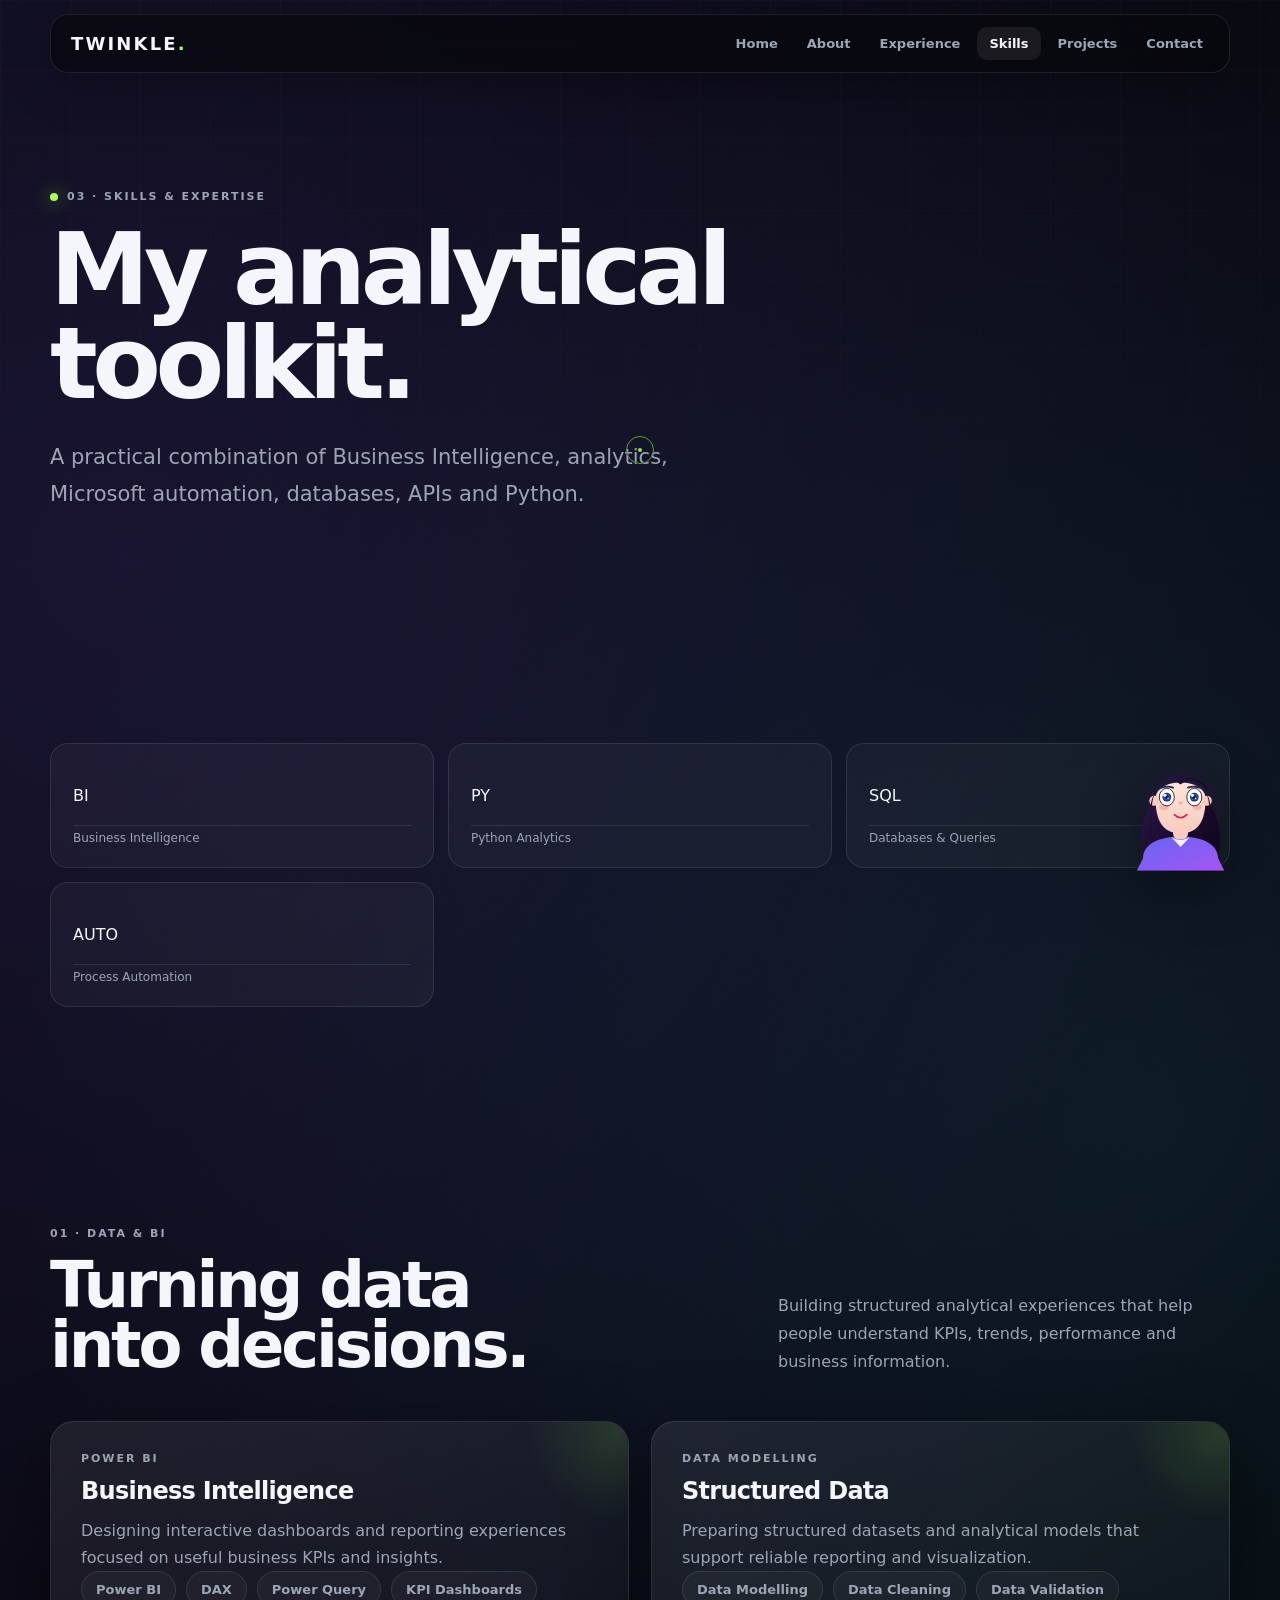
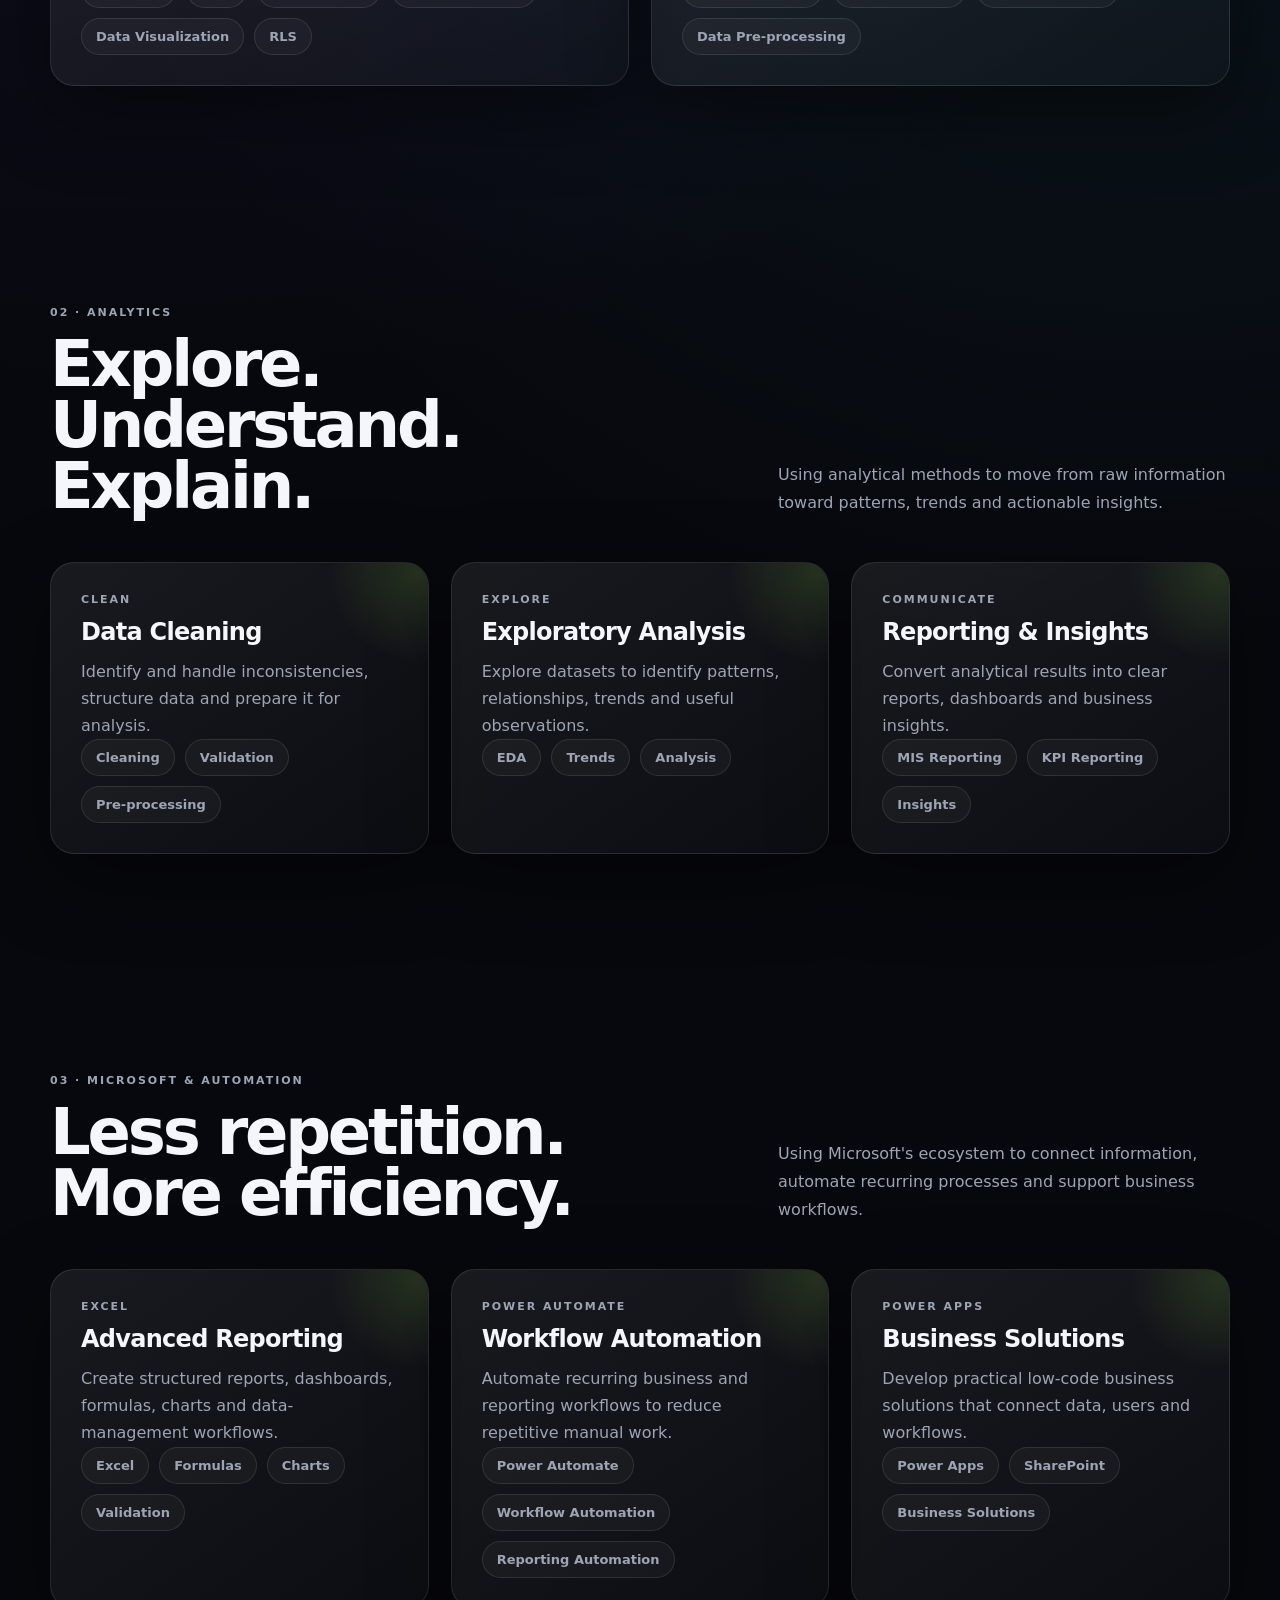
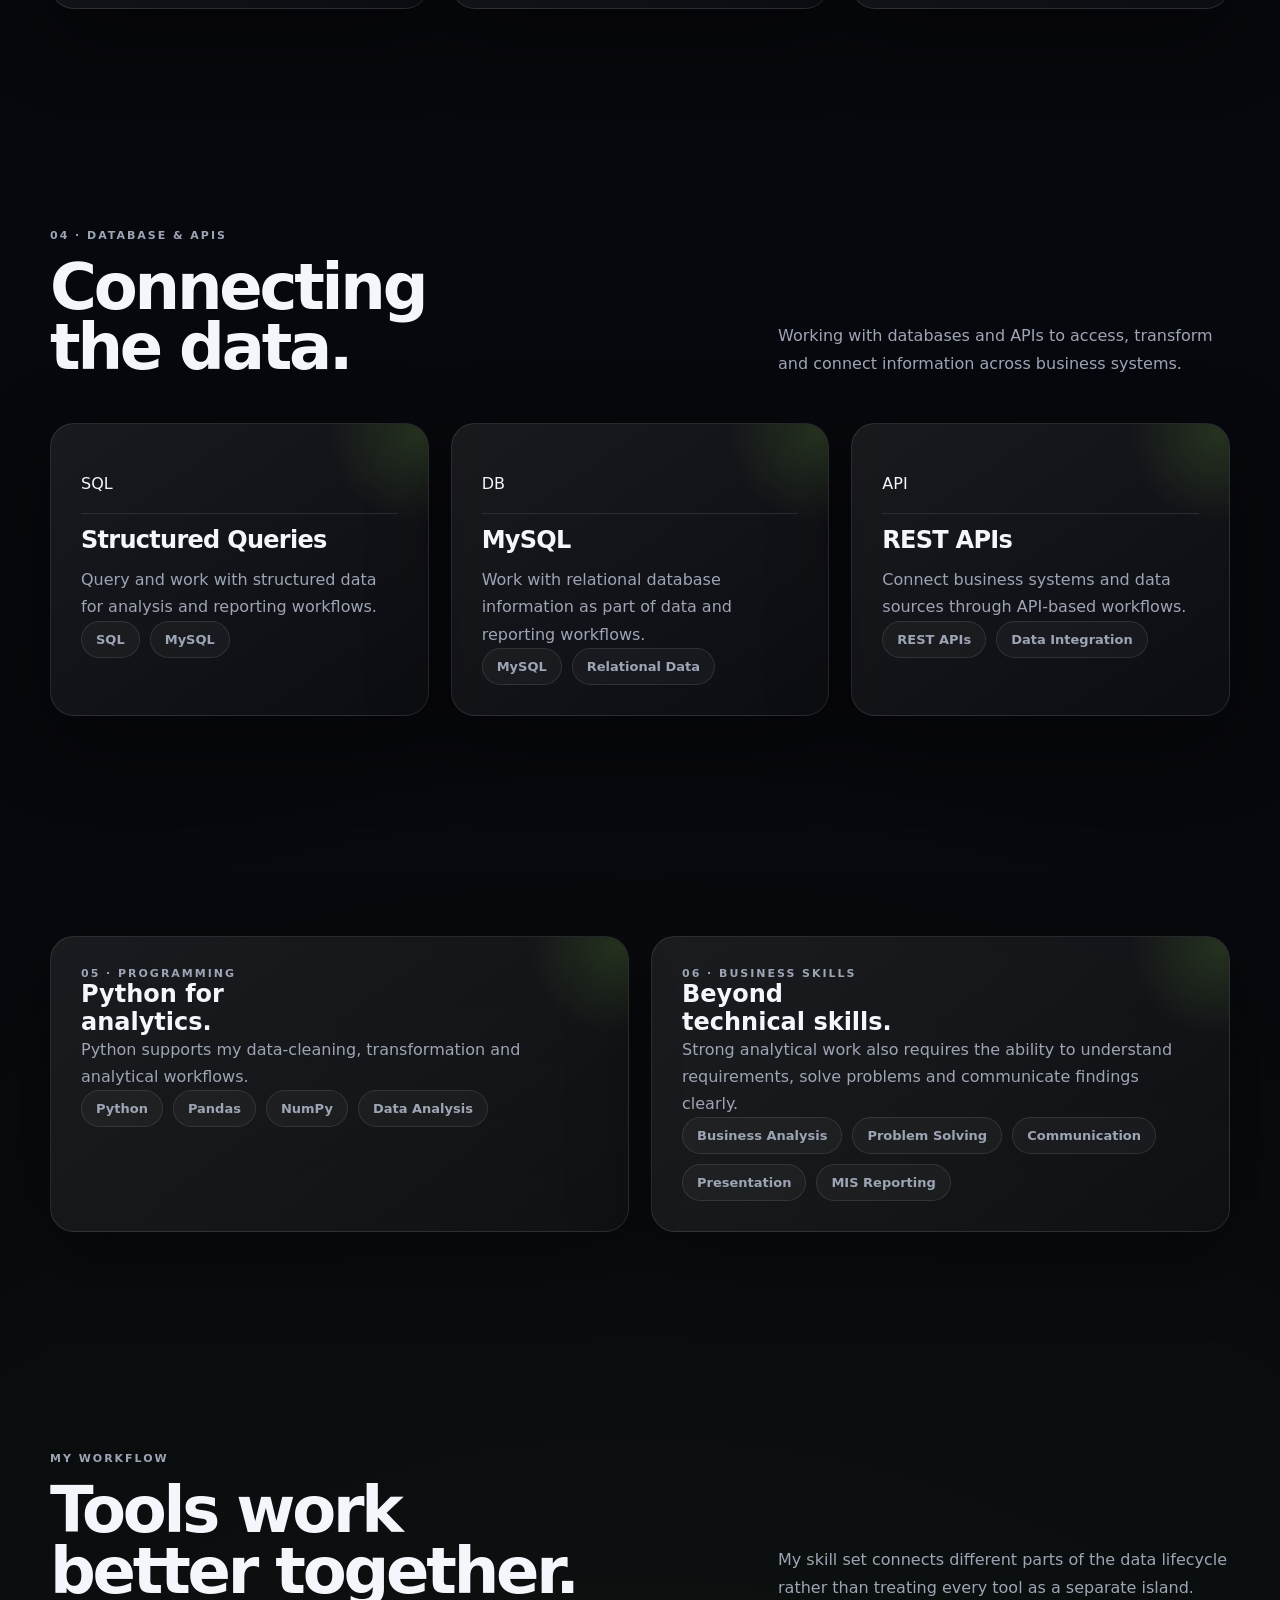
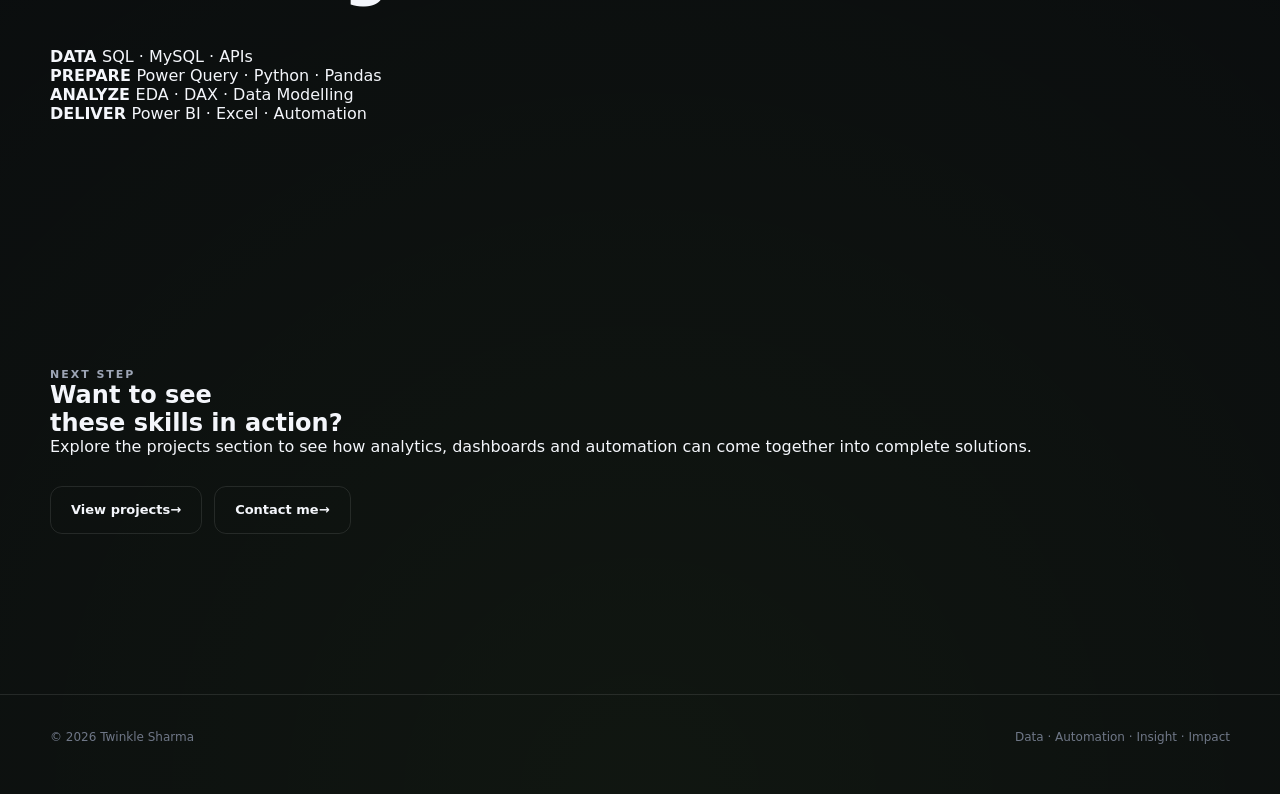
<file: skills.html>
<!DOCTYPE html>
<html lang="en">

<head>

    <meta charset="UTF-8">

    <meta name="viewport"
          content="width=device-width, initial-scale=1.0">

    <meta name="description"
          content="Skills of Twinkle Sharma — Power BI, SQL, Python, Excel, Automation and Data Analytics">

    <meta name="author"
          content="Twinkle Sharma">

    <title>Skills | Twinkle Sharma</title>

    <!-- Main website stylesheet -->
    <link rel="stylesheet" href="assets/styles.css">

</head>


<body>


    <!-- =====================================================
         NAVIGATION
    ====================================================== -->

    <nav class="nav">


        <!-- Logo -->

        <a href="index.html" class="brand">

            TWINKLE<span>.</span>

        </a>



        <!-- Navigation Links -->

        <div class="navlinks">

            <a href="index.html">
                Home
            </a>

            <a href="about.html">
                About
            </a>

            <a href="experience.html">
                Experience
            </a>

            <a href="skills.html" class="active">
                Skills
            </a>

            <a href="projects.html">
                Projects
            </a>

            <a href="contact.html">
                Contact
            </a>

        </div>



        <!-- Mobile Menu -->

        <button
            class="menu"
            aria-label="Open navigation menu">

            ☰

        </button>


    </nav>



    <!-- =====================================================
         CUSTOM CURSOR
    ====================================================== -->

    <div class="cursor-ring"></div>



    <!-- =====================================================
         FLOATING ANIMATED GIRL
    ====================================================== -->

    <div class="doodle">

        <img
            src="assets/animated-girl.svg"
            alt="Animated portfolio companion">

    </div>



    <!-- =====================================================
         MAIN CONTENT
    ====================================================== -->

    <main>


        <!-- =================================================
             PAGE HERO
        ================================================== -->

        <section class="page-hero">


            <div class="container reveal">


                <div class="eyebrow">

                    <span class="dot"></span>

                    03 · Skills & Expertise

                </div>


                <h1>

                    My analytical
                    <br>
                    toolkit.

                </h1>


                <p class="lead">

                    A practical combination of Business Intelligence,
                    analytics, Microsoft automation, databases,
                    APIs and Python.

                </p>


            </div>


        </section>



        <!-- =================================================
             SKILL OVERVIEW
        ================================================== -->

        <section class="section">


            <div class="container">


                <div class="stat-row reveal">


                    <!-- POWER BI -->

                    <div class="stat">

                        <div class="metric">

                            BI

                        </div>

                        <span>

                            Business Intelligence

                        </span>

                    </div>



                    <!-- PYTHON -->

                    <div class="stat">

                        <div class="metric">

                            PY

                        </div>

                        <span>

                            Python Analytics

                        </span>

                    </div>



                    <!-- SQL -->

                    <div class="stat">

                        <div class="metric">

                            SQL

                        </div>

                        <span>

                            Databases & Queries

                        </span>

                    </div>



                    <!-- AUTOMATION -->

                    <div class="stat">

                        <div class="metric">

                            AUTO

                        </div>

                        <span>

                            Process Automation

                        </span>

                    </div>


                </div>

            </div>


        </section>



        <!-- =================================================
             DATA & BUSINESS INTELLIGENCE
        ================================================== -->

        <section class="section">


            <div class="container">


                <div class="section-head reveal">


                    <div>

                        <div class="eyebrow">

                            01 · Data & BI

                        </div>


                        <h2>

                            Turning data
                            <br>
                            into decisions.

                        </h2>

                    </div>


                    <p>

                        Building structured analytical experiences
                        that help people understand KPIs, trends,
                        performance and business information.

                    </p>


                </div>



                <div class="grid-2">


                    <!-- POWER BI -->

                    <div class="card reveal tilt">


                        <div class="eyebrow">

                            POWER BI

                        </div>


                        <h3>

                            Business Intelligence

                        </h3>


                        <p>

                            Designing interactive dashboards and
                            reporting experiences focused on useful
                            business KPIs and insights.

                        </p>


                        <div class="skill-cloud">


                            <span class="tag">
                                Power BI
                            </span>


                            <span class="tag">
                                DAX
                            </span>


                            <span class="tag">
                                Power Query
                            </span>


                            <span class="tag">
                                KPI Dashboards
                            </span>


                            <span class="tag">
                                Data Visualization
                            </span>


                            <span class="tag">
                                RLS
                            </span>


                        </div>


                    </div>



                    <!-- DATA MODELLING -->

                    <div class="card reveal tilt">


                        <div class="eyebrow">

                            DATA MODELLING

                        </div>


                        <h3>

                            Structured Data

                        </h3>


                        <p>

                            Preparing structured datasets and
                            analytical models that support reliable
                            reporting and visualization.

                        </p>


                        <div class="skill-cloud">


                            <span class="tag">
                                Data Modelling
                            </span>


                            <span class="tag">
                                Data Cleaning
                            </span>


                            <span class="tag">
                                Data Validation
                            </span>


                            <span class="tag">
                                Data Pre-processing
                            </span>


                        </div>


                    </div>


                </div>

            </div>


        </section>



        <!-- =================================================
             ANALYTICS
        ================================================== -->

        <section class="section">


            <div class="container">


                <div class="section-head reveal">


                    <div>

                        <div class="eyebrow">

                            02 · Analytics

                        </div>


                        <h2>

                            Explore.
                            <br>
                            Understand.
                            <br>
                            Explain.

                        </h2>

                    </div>


                    <p>

                        Using analytical methods to move from raw
                        information toward patterns, trends and
                        actionable insights.

                    </p>


                </div>



                <div class="grid-3">


                    <!-- DATA CLEANING -->

                    <div class="card reveal tilt">


                        <div class="eyebrow">

                            CLEAN

                        </div>


                        <h3>

                            Data Cleaning

                        </h3>


                        <p>

                            Identify and handle inconsistencies,
                            structure data and prepare it for
                            analysis.

                        </p>


                        <div class="skill-cloud">


                            <span class="tag">
                                Cleaning
                            </span>


                            <span class="tag">
                                Validation
                            </span>


                            <span class="tag">
                                Pre-processing
                            </span>


                        </div>


                    </div>



                    <!-- EDA -->

                    <div class="card reveal tilt">


                        <div class="eyebrow">

                            EXPLORE

                        </div>


                        <h3>

                            Exploratory Analysis

                        </h3>


                        <p>

                            Explore datasets to identify patterns,
                            relationships, trends and useful
                            observations.

                        </p>


                        <div class="skill-cloud">


                            <span class="tag">
                                EDA
                            </span>


                            <span class="tag">
                                Trends
                            </span>


                            <span class="tag">
                                Analysis
                            </span>


                        </div>


                    </div>



                    <!-- REPORTING -->

                    <div class="card reveal tilt">


                        <div class="eyebrow">

                            COMMUNICATE

                        </div>


                        <h3>

                            Reporting & Insights

                        </h3>


                        <p>

                            Convert analytical results into clear
                            reports, dashboards and business
                            insights.

                        </p>


                        <div class="skill-cloud">


                            <span class="tag">
                                MIS Reporting
                            </span>


                            <span class="tag">
                                KPI Reporting
                            </span>


                            <span class="tag">
                                Insights
                            </span>


                        </div>


                    </div>


                </div>

            </div>


        </section>



        <!-- =================================================
             MICROSOFT & AUTOMATION
        ================================================== -->

        <section class="section">


            <div class="container">


                <div class="section-head reveal">


                    <div>

                        <div class="eyebrow">

                            03 · Microsoft & Automation

                        </div>


                        <h2>

                            Less repetition.
                            <br>
                            More efficiency.

                        </h2>

                    </div>


                    <p>

                        Using Microsoft's ecosystem to connect
                        information, automate recurring processes
                        and support business workflows.

                    </p>


                </div>



                <div class="grid-3">


                    <!-- EXCEL -->

                    <div class="card reveal tilt">


                        <div class="eyebrow">

                            EXCEL

                        </div>


                        <h3>

                            Advanced Reporting

                        </h3>


                        <p>

                            Create structured reports, dashboards,
                            formulas, charts and data-management
                            workflows.

                        </p>


                        <div class="skill-cloud">


                            <span class="tag">
                                Excel
                            </span>


                            <span class="tag">
                                Formulas
                            </span>


                            <span class="tag">
                                Charts
                            </span>


                            <span class="tag">
                                Validation
                            </span>


                        </div>


                    </div>



                    <!-- POWER AUTOMATE -->

                    <div class="card reveal tilt">


                        <div class="eyebrow">

                            POWER AUTOMATE

                        </div>


                        <h3>

                            Workflow Automation

                        </h3>


                        <p>

                            Automate recurring business and reporting
                            workflows to reduce repetitive manual
                            work.

                        </p>


                        <div class="skill-cloud">


                            <span class="tag">
                                Power Automate
                            </span>


                            <span class="tag">
                                Workflow Automation
                            </span>


                            <span class="tag">
                                Reporting Automation
                            </span>


                        </div>


                    </div>



                    <!-- POWER APPS -->

                    <div class="card reveal tilt">


                        <div class="eyebrow">

                            POWER APPS

                        </div>


                        <h3>

                            Business Solutions

                        </h3>


                        <p>

                            Develop practical low-code business
                            solutions that connect data, users and
                            workflows.

                        </p>


                        <div class="skill-cloud">


                            <span class="tag">
                                Power Apps
                            </span>


                            <span class="tag">
                                SharePoint
                            </span>


                            <span class="tag">
                                Business Solutions
                            </span>


                        </div>


                    </div>


                </div>

            </div>


        </section>



        <!-- =================================================
             DATABASES & APIs
        ================================================== -->

        <section class="section">


            <div class="container">


                <div class="section-head reveal">


                    <div>

                        <div class="eyebrow">

                            04 · Database & APIs

                        </div>


                        <h2>

                            Connecting
                            <br>
                            the data.

                        </h2>

                    </div>


                    <p>

                        Working with databases and APIs to access,
                        transform and connect information across
                        business systems.

                    </p>


                </div>



                <div class="grid-3">


                    <!-- SQL -->

                    <div class="card reveal tilt">


                        <div class="metric">

                            SQL

                        </div>


                        <h3>

                            Structured Queries

                        </h3>


                        <p>

                            Query and work with structured data
                            for analysis and reporting workflows.

                        </p>


                        <div class="skill-cloud">


                            <span class="tag">
                                SQL
                            </span>


                            <span class="tag">
                                MySQL
                            </span>


                        </div>


                    </div>



                    <!-- MYSQL -->

                    <div class="card reveal tilt">


                        <div class="metric">

                            DB

                        </div>


                        <h3>

                            MySQL

                        </h3>


                        <p>

                            Work with relational database information
                            as part of data and reporting workflows.

                        </p>


                        <div class="skill-cloud">


                            <span class="tag">
                                MySQL
                            </span>


                            <span class="tag">
                                Relational Data
                            </span>


                        </div>


                    </div>



                    <!-- APIs -->

                    <div class="card reveal tilt">


                        <div class="metric">

                            API

                        </div>


                        <h3>

                            REST APIs

                        </h3>


                        <p>

                            Connect business systems and data sources
                            through API-based workflows.

                        </p>


                        <div class="skill-cloud">


                            <span class="tag">
                                REST APIs
                            </span>


                            <span class="tag">
                                Data Integration
                            </span>


                        </div>


                    </div>


                </div>

            </div>


        </section>



        <!-- =================================================
             PYTHON
        ================================================== -->

        <section class="section">


            <div class="container">


                <div class="grid-2">


                    <!-- PYTHON CARD -->

                    <div class="card reveal tilt">


                        <div class="eyebrow">

                            05 · Programming

                        </div>


                        <h2>

                            Python for
                            <br>
                            analytics.

                        </h2>


                        <p>

                            Python supports my data-cleaning,
                            transformation and analytical workflows.

                        </p>


                        <div class="skill-cloud">


                            <span class="tag">
                                Python
                            </span>


                            <span class="tag">
                                Pandas
                            </span>


                            <span class="tag">
                                NumPy
                            </span>


                            <span class="tag">
                                Data Analysis
                            </span>


                        </div>


                    </div>



                    <!-- PROBLEM SOLVING -->

                    <div class="card reveal tilt">


                        <div class="eyebrow">

                            06 · Business Skills

                        </div>


                        <h2>

                            Beyond
                            <br>
                            technical skills.

                        </h2>


                        <p>

                            Strong analytical work also requires the
                            ability to understand requirements,
                            solve problems and communicate findings
                            clearly.

                        </p>


                        <div class="skill-cloud">


                            <span class="tag">
                                Business Analysis
                            </span>


                            <span class="tag">
                                Problem Solving
                            </span>


                            <span class="tag">
                                Communication
                            </span>


                            <span class="tag">
                                Presentation
                            </span>


                            <span class="tag">
                                MIS Reporting
                            </span>


                        </div>


                    </div>


                </div>

            </div>


        </section>



        <!-- =================================================
             SKILL FLOW
        ================================================== -->

        <section class="section">


            <div class="container">


                <div class="section-head reveal">


                    <div>

                        <div class="eyebrow">

                            My workflow

                        </div>


                        <h2>

                            Tools work
                            <br>
                            better together.

                        </h2>

                    </div>


                    <p>

                        My skill set connects different parts of the
                        data lifecycle rather than treating every
                        tool as a separate island.

                    </p>


                </div>



                <div class="process reveal">


                    <div>

                        <strong>

                            DATA

                        </strong>

                        <span>

                            SQL · MySQL · APIs

                        </span>

                    </div>


                    <div>

                        <strong>

                            PREPARE

                        </strong>

                        <span>

                            Power Query · Python · Pandas

                        </span>

                    </div>


                    <div>

                        <strong>

                            ANALYZE

                        </strong>

                        <span>

                            EDA · DAX · Data Modelling

                        </span>

                    </div>


                    <div>

                        <strong>

                            DELIVER

                        </strong>

                        <span>

                            Power BI · Excel · Automation

                        </span>

                    </div>


                </div>


            </div>


        </section>



        <!-- =================================================
             FINAL CTA
        ================================================== -->

        <section class="section">


            <div class="container">


                <div class="contact reveal">


                    <div class="eyebrow">

                        Next step

                    </div>


                    <h2>

                        Want to see
                        <br>
                        these skills in action?

                    </h2>


                    <p>

                        Explore the projects section to see how
                        analytics, dashboards and automation can
                        come together into complete solutions.

                    </p>


                    <div class="actions">


                        <a
                            href="projects.html"
                            class="btn">

                            View projects
                            <span>→</span>

                        </a>


                        <a
                            href="contact.html"
                            class="btn">

                            Contact me
                            <span>→</span>

                        </a>


                    </div>


                </div>

            </div>


        </section>


    </main>



    <!-- =====================================================
         FOOTER
    ====================================================== -->

    <footer>


        <div
            class="container"
            style="
                display:flex;
                justify-content:space-between;
                gap:20px;
                flex-wrap:wrap;
            ">


            <span>

                © 2026 Twinkle Sharma

            </span>


            <span>

                Data · Automation · Insight · Impact

            </span>


        </div>


    </footer>



    <!-- =====================================================
         JAVASCRIPT
    ====================================================== -->

    <script src="assets/script.js"></script>


</body>

</html>
</file>
<file: assets/styles.css>
/* =========================================================
   TWINKLE SHARMA — 3D DATA ANALYTICS PORTFOLIO
   Global Styles
   ========================================================= */


/* =========================================================
   01. ROOT VARIABLES
   ========================================================= */

:root {
    --bg: #07080d;
    --bg-soft: #0d1018;
    --card: rgba(255, 255, 255, 0.055);
    --card-hover: rgba(255, 255, 255, 0.09);

    --text: #f4f6fb;
    --muted: #9da5b5;
    --dim: #6f7787;

    --accent: #a7ff4f;
    --accent-2: #7c5cff;
    --accent-3: #39d9ff;

    --border: rgba(255, 255, 255, 0.1);

    --shadow:
        0 25px 80px rgba(0, 0, 0, 0.45);

    --radius: 24px;
    --radius-small: 14px;

    --max-width: 1180px;
}


/* =========================================================
   02. RESET
   ========================================================= */

* {
    margin: 0;
    padding: 0;
    box-sizing: border-box;
}

html {
    scroll-behavior: smooth;
}

body {
    min-height: 100vh;

    font-family:
        Inter,
        ui-sans-serif,
        system-ui,
        -apple-system,
        BlinkMacSystemFont,
        "Segoe UI",
        sans-serif;

    color: var(--text);
    background:
        radial-gradient(
            circle at 10% 10%,
            rgba(124, 92, 255, 0.15),
            transparent 28%
        ),
        radial-gradient(
            circle at 90% 20%,
            rgba(57, 217, 255, 0.08),
            transparent 25%
        ),
        radial-gradient(
            circle at 50% 100%,
            rgba(167, 255, 79, 0.06),
            transparent 30%
        ),
        var(--bg);

    overflow-x: hidden;
}

body::before {
    content: "";

    position: fixed;
    inset: 0;

    pointer-events: none;

    background-image:
        linear-gradient(
            rgba(255,255,255,0.018) 1px,
            transparent 1px
        ),
        linear-gradient(
            90deg,
            rgba(255,255,255,0.018) 1px,
            transparent 1px
        );

    background-size: 70px 70px;

    mask-image:
        linear-gradient(
            to bottom,
            black,
            transparent 90%
        );

    z-index: -2;
}

::selection {
    background: var(--accent);
    color: #000;
}

a {
    color: inherit;
    text-decoration: none;
}

button,
a {
    -webkit-tap-highlight-color: transparent;
}

img {
    max-width: 100%;
    display: block;
}


/* =========================================================
   03. GLOBAL CONTAINER
   ========================================================= */

.container {
    width: min(
        calc(100% - 40px),
        var(--max-width)
    );

    margin-inline: auto;
}


/* =========================================================
   04. NAVIGATION
   ========================================================= */

.nav {
    position: fixed;

    top: 0;
    left: 50%;

    transform: translateX(-50%);

    width: min(
        calc(100% - 28px),
        1180px
    );

    margin-top: 14px;

    padding: 12px 14px 12px 20px;

    display: flex;
    align-items: center;
    justify-content: space-between;

    background: rgba(7, 8, 13, 0.72);

    border: 1px solid var(--border);

    border-radius: 18px;

    backdrop-filter: blur(22px);
    -webkit-backdrop-filter: blur(22px);

    box-shadow:
        0 15px 45px rgba(0, 0, 0, 0.25);

    z-index: 1000;
}

.brand {
    font-size: 18px;
    font-weight: 900;
    letter-spacing: 0.12em;
}

.brand span {
    color: var(--accent);
}

.navlinks {
    display: flex;
    align-items: center;
    gap: 5px;
}

.navlinks a {
    padding: 9px 12px;

    color: var(--muted);

    font-size: 13px;
    font-weight: 600;

    border-radius: 10px;

    transition:
        color 0.25s ease,
        background 0.25s ease,
        transform 0.25s ease;
}

.navlinks a:hover,
.navlinks a.active {
    color: var(--text);
    background: rgba(255, 255, 255, 0.07);
}

.navlinks a:hover {
    transform: translateY(-2px);
}

.menu {
    display: none;

    width: 42px;
    height: 42px;

    border: 1px solid var(--border);
    border-radius: 12px;

    color: var(--text);
    background: rgba(255,255,255,0.04);

    font-size: 20px;

    cursor: pointer;
}


/* =========================================================
   05. CUSTOM CURSOR
   ========================================================= */

.cursor-ring {
    position: fixed;

    width: 28px;
    height: 28px;

    left: 0;
    top: 0;

    border: 1px solid rgba(167, 255, 79, 0.65);

    border-radius: 50%;

    pointer-events: none;

    transform:
        translate(-50%, -50%);

    z-index: 9999;

    transition:
        width 0.2s ease,
        height 0.2s ease,
        border-color 0.2s ease;

    mix-blend-mode: difference;
}

.cursor-ring::after {
    content: "";

    position: absolute;

    width: 4px;
    height: 4px;

    left: 50%;
    top: 50%;

    transform: translate(-50%, -50%);

    border-radius: 50%;

    background: var(--accent);
}


/* =========================================================
   06. ANIMATED GIRL / DOODLE
   ========================================================= */

.doodle {
    position: fixed;

    right: 25px;
    bottom: 20px;

    width: 125px;

    z-index: 500;

    pointer-events: none;

    filter:
        drop-shadow(
            0 15px 30px
            rgba(0, 0, 0, 0.45)
        );

    animation:
        doodleFloat 4s ease-in-out infinite;
}

.doodle img {
    width: 100%;

    transform-origin:
        center bottom;

    transition:
        transform 0.25s ease;
}

@keyframes doodleFloat {

    0%,
    100% {
        transform: translateY(0) rotate(-2deg);
    }

    50% {
        transform: translateY(-12px) rotate(2deg);
    }
}


/* =========================================================
   07. HERO
   ========================================================= */

.hero {
    min-height: 100vh;

    display: flex;
    align-items: center;

    padding:
        150px 0
        100px;

    position: relative;
}

.hero::before {
    content: "";

    position: absolute;

    width: 600px;
    height: 600px;

    left: 50%;
    top: 50%;

    transform: translate(-50%, -50%);

    background:
        radial-gradient(
            circle,
            rgba(124, 92, 255, 0.18),
            transparent 68%
        );

    filter: blur(20px);

    z-index: -1;

    animation:
        pulseGlow 6s ease-in-out infinite;
}

@keyframes pulseGlow {

    0%,
    100% {
        transform:
            translate(-50%, -50%)
            scale(1);
    }

    50% {
        transform:
            translate(-50%, -50%)
            scale(1.15);
    }
}

.hero-content {
    max-width: 900px;
}

.hero h1 {
    max-width: 1000px;

    font-size:
        clamp(
            55px,
            10vw,
            128px
        );

    line-height: 0.88;

    letter-spacing: -0.065em;

    font-weight: 900;

    margin:
        20px 0
        30px;
}

.hero h1 span {
    display: inline-block;

    color: var(--accent);

    text-shadow:
        0 0 60px
        rgba(167,255,79,0.15);
}

.hero p {
    max-width: 680px;

    color: var(--muted);

    font-size:
        clamp(17px, 2vw, 21px);

    line-height: 1.7;
}


/* =========================================================
   08. EYEBROW
   ========================================================= */

.eyebrow {
    display: flex;
    align-items: center;
    gap: 9px;

    color: var(--muted);

    font-size: 11px;
    font-weight: 800;

    letter-spacing: 0.18em;

    text-transform: uppercase;
}

.dot {
    width: 8px;
    height: 8px;

    border-radius: 50%;

    background: var(--accent);

    box-shadow:
        0 0 18px
        rgba(167,255,79,0.75);

    animation:
        dotPulse 2s infinite;
}

@keyframes dotPulse {

    0%,
    100% {
        opacity: 1;
        transform: scale(1);
    }

    50% {
        opacity: 0.5;
        transform: scale(0.7);
    }
}


/* =========================================================
   09. BUTTONS
   ========================================================= */

.actions {
    display: flex;
    flex-wrap: wrap;

    gap: 12px;

    margin-top: 30px;
}

.btn {
    display: inline-flex;

    align-items: center;
    justify-content: center;

    min-height: 48px;

    padding:
        0 20px;

    border-radius: 12px;

    border: 1px solid var(--border);

    font-size: 13px;
    font-weight: 800;

    transition:
        transform 0.25s ease,
        background 0.25s ease,
        border-color 0.25s ease,
        box-shadow 0.25s ease;
}

.btn:hover {
    transform:
        translateY(-4px);
}

.btn.primary {
    color: #071006;

    background: var(--accent);

    border-color: var(--accent);

    box-shadow:
        0 12px 35px
        rgba(167,255,79,0.18);
}

.btn.primary:hover {
    box-shadow:
        0 18px 45px
        rgba(167,255,79,0.28);
}

.btn.ghost {
    color: var(--text);

    background:
        rgba(255,255,255,0.04);
}

.btn.ghost:hover {
    background:
        rgba(255,255,255,0.09);
}


/* =========================================================
   10. PAGE HERO
   ========================================================= */

.page-hero {
    padding:
        190px 0
        90px;
}

.page-hero h1 {
    max-width: 900px;

    margin-top: 20px;

    font-size:
        clamp(
            52px,
            8vw,
            100px
        );

    line-height: 0.94;

    letter-spacing: -0.055em;

    font-weight: 900;
}

.page-hero h1 .accent {
    color: var(--accent);
}

.lead {
    max-width: 720px;

    margin-top: 28px;

    color: var(--muted);

    font-size:
        clamp(17px, 2vw, 21px);

    line-height: 1.75;
}


/* =========================================================
   11. SECTIONS
   ========================================================= */

.section {
    padding:
        110px 0;
}

.section-head {
    display: grid;

    grid-template-columns:
        1.2fr 0.8fr;

    gap: 50px;

    align-items: end;

    margin-bottom: 45px;
}

.section-head h2 {
    margin-top: 15px;

    font-size:
        clamp(38px, 5vw, 68px);

    line-height: 0.95;

    letter-spacing: -0.05em;
}

.section-head > p {
    color: var(--muted);

    line-height: 1.75;
}


/* =========================================================
   12. GRIDS
   ========================================================= */

.grid-2 {
    display: grid;

    grid-template-columns:
        repeat(2, minmax(0, 1fr));

    gap: 22px;
}

.grid-3 {
    display: grid;

    grid-template-columns:
        repeat(3, minmax(0, 1fr));

    gap: 22px;
}


/* =========================================================
   13. CARDS
   ========================================================= */

.card {
    position: relative;

    padding: 30px;

    min-height: 200px;

    background:
        linear-gradient(
            145deg,
            rgba(255,255,255,0.075),
            rgba(255,255,255,0.025)
        );

    border:
        1px solid var(--border);

    border-radius: var(--radius);

    box-shadow:
        var(--shadow);

    overflow: hidden;

    transform-style: preserve-3d;

    transition:
        transform 0.35s ease,
        border-color 0.35s ease,
        background 0.35s ease;
}

.card::before {
    content: "";

    position: absolute;

    width: 180px;
    height: 180px;

    right: -80px;
    top: -80px;

    border-radius: 50%;

    background:
        radial-gradient(
            circle,
            rgba(167,255,79,0.13),
            transparent 70%
        );

    pointer-events: none;
}

.card:hover {
    border-color:
        rgba(167,255,79,0.3);

    background:
        linear-gradient(
            145deg,
            rgba(255,255,255,0.10),
            rgba(255,255,255,0.035)
        );
}

.card h3 {
    margin:
        12px 0
        12px;

    font-size: 24px;

    letter-spacing: -0.03em;
}

.card p {
    color: var(--muted);

    line-height: 1.7;
}

.card-number {
    display: inline-block;

    color: var(--accent);

    font-size: 12px;
    font-weight: 900;

    letter-spacing: 0.1em;
}


/* =========================================================
   14. TILT EFFECT
   ========================================================= */

.tilt {
    transform-style: preserve-3d;
}


/* =========================================================
   15. SKILLS
   ========================================================= */

.skill-cloud {
    display: flex;

    flex-wrap: wrap;

    gap: 10px;
}

.tag {
    padding:
        10px 14px;

    border:
        1px solid var(--border);

    border-radius: 999px;

    color: var(--muted);

    background:
        rgba(255,255,255,0.035);

    font-size: 13px;
    font-weight: 700;

    transition:
        transform 0.25s ease,
        color 0.25s ease,
        border-color 0.25s ease,
        background 0.25s ease;
}

.tag:hover {
    color: var(--text);

    border-color:
        rgba(167,255,79,0.4);

    background:
        rgba(167,255,79,0.07);

    transform:
        translateY(-4px);
}


/* =========================================================
   16. TIMELINE
   ========================================================= */

.timeline {
    position: relative;

    margin-top: 30px;
}

.timeline::before {
    content: "";

    position: absolute;

    left: 9px;
    top: 0;
    bottom: 0;

    width: 1px;

    background:
        linear-gradient(
            to bottom,
            var(--accent),
            rgba(255,255,255,0.05)
        );
}

.role {
    position: relative;

    padding:
        0 0 65px 48px;
}

.role::before {
    content: "";

    position: absolute;

    left: 4px;
    top: 7px;

    width: 11px;
    height: 11px;

    border-radius: 50%;

    background: var(--accent);

    box-shadow:
        0 0 20px
        rgba(167,255,79,0.7);
}

.role:last-child {
    padding-bottom: 0;
}

.role h3 {
    font-size: 25px;

    letter-spacing: -0.03em;
}

.role-company {
    display: block;

    margin-top: 6px;

    color: var(--accent);

    font-size: 14px;
    font-weight: 700;
}

.role-date {
    display: inline-block;

    margin-top: 12px;

    color: var(--dim);

    font-size: 12px;
    font-weight: 700;

    letter-spacing: 0.08em;
}

.role p {
    max-width: 760px;

    margin-top: 18px;

    color: var(--muted);

    line-height: 1.75;
}


/* =========================================================
   17. STAT ROW
   ========================================================= */

.stat-row {
    display: grid;

    grid-template-columns:
        repeat(3, 1fr);

    gap: 14px;

    margin-top: 30px;
}

.stat {
    padding: 22px;

    border:
        1px solid var(--border);

    border-radius: 18px;

    background:
        rgba(255,255,255,0.035);
}

.stat strong {
    display: block;

    font-size: 30px;

    color: var(--accent);

    letter-spacing: -0.04em;
}

.stat span {
    display: block;

    margin-top: 5px;

    color: var(--muted);

    font-size: 12px;
}


/* =========================================================
   18. METRICS
   ========================================================= */

.metric {
    display: flex;

    align-items: flex-start;

    gap: 16px;

    padding:
        20px 0;

    border-bottom:
        1px solid var(--border);
}

.metric:last-child {
    border-bottom: 0;
}

.metric-number {
    flex: 0 0 auto;

    display: grid;
    place-items: center;

    width: 38px;
    height: 38px;

    border-radius: 12px;

    color: var(--bg);

    background: var(--accent);

    font-size: 11px;
    font-weight: 900;
}

.metric strong {
    display: block;

    font-size: 15px;
}

.metric p {
    margin-top: 5px;

    color: var(--muted);

    line-height: 1.6;
}


/* =========================================================
   19. PROCESS
   ========================================================= */

.process {
    margin-top: 20px;
}


/* =========================================================
   20. PROJECT / CASE STUDY
   ========================================================= */

.case-study {
    display: grid;

    grid-template-columns:
        1fr 1fr;

    min-height: 430px;

    overflow: hidden;

    border:
        1px solid var(--border);

    border-radius:
        calc(var(--radius) + 5px);

    background:
        linear-gradient(
            135deg,
            rgba(124,92,255,0.12),
            rgba(255,255,255,0.035)
        );

    box-shadow:
        var(--shadow);
}

.case-content {
    padding: 50px;

    display: flex;

    flex-direction: column;

    justify-content: center;
}

.case-content h2 {
    margin-top: 15px;

    font-size:
        clamp(34px, 5vw, 65px);

    line-height: 0.95;

    letter-spacing: -0.05em;
}

.case-content > p {
    max-width: 550px;

    margin-top: 20px;

    color: var(--muted);

    line-height: 1.75;
}

.case-visual {
    position: relative;

    min-height: 350px;

    display: grid;

    place-items: center;

    background:
        radial-gradient(
            circle at center,
            rgba(167,255,79,0.12),
            transparent 55%
        );
}


/* =========================================================
   21. MINI DASHBOARD
   ========================================================= */

.mini-dashboard {
    position: relative;

    width: 72%;
    max-width: 390px;

    aspect-ratio: 1.35;

    padding: 28px;

    border:
        1px solid
        rgba(255,255,255,0.14);

    border-radius: 22px;

    background:
        rgba(10,12,18,0.8);

    box-shadow:
        0 35px 80px
        rgba(0,0,0,0.55);

    transform:
        perspective(900px)
        rotateY(-14deg)
        rotateX(7deg);

    animation:
        dashboardFloat 5s ease-in-out infinite;
}

@keyframes dashboardFloat {

    0%,
    100% {
        transform:
            perspective(900px)
            rotateY(-14deg)
            rotateX(7deg)
            translateY(0);
    }

    50% {
        transform:
            perspective(900px)
            rotateY(-9deg)
            rotateX(4deg)
            translateY(-12px);
    }
}

.mini-dashboard::before {
    content: "";

    position: absolute;

    top: 16px;
    left: 20px;

    width: 7px;
    height: 7px;

    border-radius: 50%;

    background: var(--accent);

    box-shadow:
        15px 0 var(--accent-2),
        30px 0 var(--accent-3);
}

.mini-bar {
    width: 75%;
    height: 10px;

    margin-top: 45px;

    border-radius: 99px;

    background:
        linear-gradient(
            90deg,
            var(--accent),
            rgba(167,255,79,0.08)
        );

    animation:
        barPulse 3s ease-in-out infinite;
}

.mini-bar.short {
    width: 55%;

    margin-top: 15px;

    animation-delay: 0.4s;
}

.mini-bar.tiny {
    width: 38%;

    margin-top: 15px;

    animation-delay: 0.8s;
}

@keyframes barPulse {

    0%,
    100% {
        opacity: 0.7;
    }

    50% {
        opacity: 1;
    }
}

.mini-circle {
    position: absolute;

    right: 35px;
    bottom: 35px;

    width: 85px;
    height: 85px;

    border-radius: 50%;

    border:
        10px solid
        rgba(167,255,79,0.15);

    border-top-color:
        var(--accent);

    transform:
        rotate(-25deg);

    animation:
        circleSpin 7s linear infinite;
}

@keyframes circleSpin {

    to {
        transform:
            rotate(335deg);
    }
}


/* =========================================================
   22. CONTACT
   ========================================================= */

.contact {
    display: flex;

    flex-direction: column;

    margin-top: 25px;
}

.contact-item {
    display: flex;

    align-items: center;

    gap: 15px;

    padding: 17px 0;

    border-bottom:
        1px solid var(--border);

    transition:
        transform 0.25s ease;
}

.contact-item:hover {
    transform:
        translateX(7px);
}

.contact-item:last-child {
    border-bottom: 0;
}

.contact-icon {
    flex: 0 0 auto;

    display: grid;
    place-items: center;

    width: 43px;
    height: 43px;

    border-radius: 13px;

    color: var(--accent);

    background:
        rgba(167,255,79,0.08);

    border:
        1px solid
        rgba(167,255,79,0.15);

    font-size: 15px;
    font-weight: 900;
}

.contact-item small {
    display: block;

    color: var(--dim);

    font-size: 10px;
    font-weight: 800;

    text-transform: uppercase;

    letter-spacing: 0.12em;
}

.contact-item strong {
    display: block;

    margin-top: 3px;

    color: var(--text);

    font-size: 14px;
}


/* =========================================================
   23. REVEAL ANIMATION
   ========================================================= */

.reveal {
    opacity: 0;

    transform:
        translateY(35px);

    transition:
        opacity 0.8s ease,
        transform 0.8s ease;
}

.reveal.visible {
    opacity: 1;

    transform:
        translateY(0);
}


/* =========================================================
   24. FOOTER
   ========================================================= */

footer {
    padding:
        35px 0
        50px;

    color: var(--dim);

    font-size: 12px;

    border-top:
        1px solid var(--border);

    margin-top: 50px;
}


/* =========================================================
   25. SCROLLBAR
   ========================================================= */

::-webkit-scrollbar {
    width: 8px;
}

::-webkit-scrollbar-track {
    background: var(--bg);
}

::-webkit-scrollbar-thumb {
    background:
        rgba(255,255,255,0.15);

    border-radius: 99px;
}

::-webkit-scrollbar-thumb:hover {
    background:
        rgba(167,255,79,0.5);
}


/* =========================================================
   26. RESPONSIVE — TABLET
   ========================================================= */

@media (max-width: 900px) {

    .navlinks {
        display: none;

        position: absolute;

        left: 0;
        right: 0;
        top: calc(100% + 8px);

        padding: 12px;

        flex-direction: column;
        align-items: stretch;

        background:
            rgba(7,8,13,0.95);

        border:
            1px solid var(--border);

        border-radius: 16px;

        backdrop-filter: blur(20px);
    }

    .navlinks.open {
        display: flex;
    }

    .navlinks a {
        padding: 13px;
    }

    .menu {
        display: block;
    }

    .grid-3 {
        grid-template-columns:
            repeat(2, minmax(0, 1fr));
    }

    .section-head {
        grid-template-columns: 1fr;
        gap: 20px;
    }

    .case-study {
        grid-template-columns: 1fr;
    }

    .case-visual {
        min-height: 300px;
    }

}


/* =========================================================
   27. RESPONSIVE — MOBILE
   ========================================================= */

@media (max-width: 620px) {

    .container {
        width:
            min(
                calc(100% - 28px),
                var(--max-width)
            );
    }

    .nav {
        width:
            calc(100% - 20px);

        margin-top: 10px;
    }

    .hero {
        padding:
            140px 0
            80px;
    }

    .hero h1 {
        font-size:
            clamp(48px, 17vw, 82px);
    }

    .page-hero {
        padding:
            150px 0
            70px;
    }

    .page-hero h1 {
        font-size:
            clamp(48px, 15vw, 75px);
    }

    .section {
        padding:
            75px 0;
    }

    .grid-2,
    .grid-3 {
        grid-template-columns: 1fr;
    }

    .stat-row {
        grid-template-columns: 1fr;
    }

    .card {
        padding: 24px;

        border-radius: 20px;
    }

    .case-content {
        padding: 30px 24px;
    }

    .case-visual {
        min-height: 250px;
    }

    .mini-dashboard {
        width: 80%;
    }

    .doodle {
        width: 85px;

        right: 8px;
        bottom: 10px;
    }

    .cursor-ring {
        display: none;
    }

    .actions {
        flex-direction: column;
    }

    .btn {
        width: 100%;
    }

}


/* =========================================================
   28. REDUCED MOTION
   ========================================================= */

@media (prefers-reduced-motion: reduce) {

    html {
        scroll-behavior: auto;
    }

    *,
    *::before,
    *::after {
        animation-duration:
            0.01ms !important;

        animation-iteration-count:
            1 !important;

        transition-duration:
            0.01ms !important;
    }

    .reveal {
        opacity: 1;
        transform: none;
    }

}
</file>
